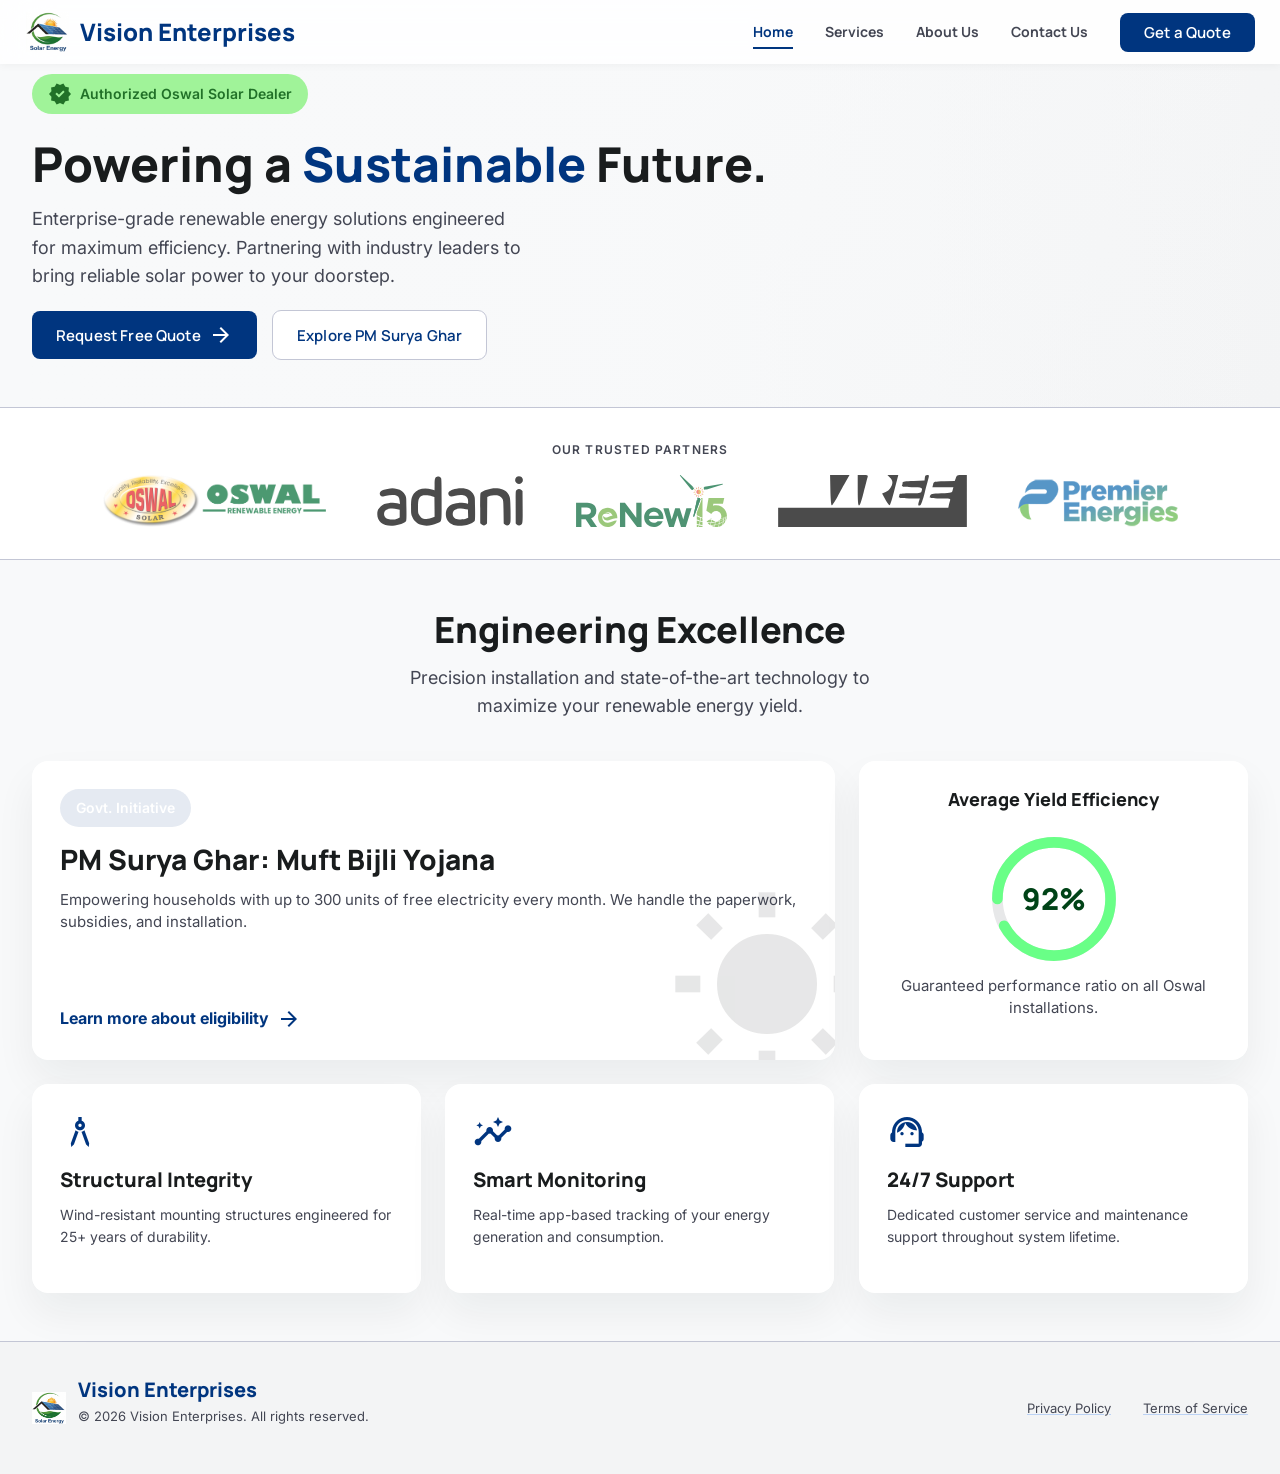
<file: index.html>
<!DOCTYPE html>
<html lang="en">
<head>
  <meta charset="UTF-8">
  <meta name="viewport" content="width=device-width, initial-scale=1.0">
  <title>Solar Panel Installation | PM Surya Ghar Subsidy - Vision Enterprises</title>
  <meta name="description" content="Get expert solar panel installation with PM Surya Ghar subsidy up to ₹78,000. Authorized Oswal Solar dealer in Maharashtra. 300 units free electricity. Free consultation!">
  <meta name="keywords" content="solar panel installation Chhatrapati Sambhajinagar, PM Surya Ghar subsidy, Oswal Solar dealer Maharashtra, rooftop solar installation, solar subsidy ₹78000, 300 units free electricity, Vision Enterprises solar">
  <meta name="author" content="Vision Enterprises">
  <meta name="robots" content="index, follow">
  <meta name="geo.region" content="IN-MH">
  <meta name="geo.placename" content="Chhatrapati Sambhajinagar">
  <meta name="theme-color" content="#00357f">
  <meta name="apple-mobile-web-app-capable" content="yes">

  <!-- Open Graph Tags -->
  <meta property="og:title" content="Solar Solutions | Vision Enterprises - Authorized Oswal Dealer">
  <meta property="og:description" content="Enterprise-grade solar solutions engineered for maximum efficiency. PM Surya Ghar subsidies up to ₹78,000 for eligible households.">
  <meta property="og:type" content="website">
  <meta property="og:url" content="https://visionenterprises.com/">
  <meta property="og:image" content="https://visionenterprises.com/assets/images/company_logo.png">

  <!-- Twitter Card -->
  <meta name="twitter:card" content="summary_large_image">
  <meta name="twitter:title" content="Solar Solutions | Vision Enterprises">
  <meta name="twitter:description" content="Enterprise-grade solar solutions. Government subsidies. 25-year warranty.">
  <meta name="twitter:image" content="https://visionenterprises.com/assets/images/company_logo.png">

  <!-- Canonical URL -->
  <link rel="canonical" href="https://visionenterprises.com/">

  <!-- Favicon -->
  <link rel="icon" type="image/png" sizes="32x32" href="assets/images/company_logo.png">
  <link rel="icon" type="image/png" sizes="16x16" href="assets/images/company_logo.png">
  <link rel="apple-touch-icon" href="assets/images/company_logo.png">

  <!-- Preconnect -->
  <link rel="dns-prefetch" href="//fonts.googleapis.com">
  <link rel="dns-prefetch" href="//fonts.gstatic.com">
  <link rel="preconnect" href="https://fonts.googleapis.com">
  <link rel="preconnect" href="https://fonts.gstatic.com" crossorigin>

  <!-- Prefetch critical pages for instant navigation -->
  <link rel="prefetch" href="services.html" as="document">
  <link rel="prefetch" href="about.html" as="document">
  <link rel="prefetch" href="contact.html" as="document">
  <link rel="prefetch" href="quote.html" as="document">

  <!-- Preload critical resources -->
  <link rel="preload" href="assets/images/company_logo.png" as="image">
  <link rel="preload" href="assets/js/main.js" as="script">

  <!-- Fonts (async loading to prevent render-blocking) -->
  <link href="https://fonts.googleapis.com/css2?family=Manrope:wght@400;700;800&family=Inter:wght@400;500;600&display=swap" rel="stylesheet" media="print" onload="this.media='all'">
  <noscript>
    <link href="https://fonts.googleapis.com/css2?family=Manrope:wght@400;700;800&family=Inter:wght@400;500;600&display=swap" rel="stylesheet">
  </noscript>
  <link href="https://fonts.googleapis.com/css2?family=Material+Symbols+Outlined:wght,FILL@100..700,0..1&display=swap" rel="stylesheet" media="print" onload="this.media='all'">
  <noscript>
    <link href="https://fonts.googleapis.com/css2?family=Material+Symbols+Outlined:wght,FILL@100..700,0..1&display=swap" rel="stylesheet">
  </noscript>

  <!-- CSS (critical CSS inlined, rest deferred) -->
  <link rel="stylesheet" href="assets/css/base.css">
  <link rel="stylesheet" href="assets/css/components.css">
  <link rel="stylesheet" href="assets/css/layout.css">
  <link rel="stylesheet" href="assets/css/responsive.css">
  <link rel="stylesheet" href="assets/css/pages/home.css" media="print" onload="this.media='all'">
  <noscript>
    <link rel="stylesheet" href="assets/css/pages/home.css">
  </noscript>
  
  <!-- Structured Data -->
  <script src="assets/js/structured-data.js" defer></script>
</head>
<body>
  
  
  <!-- Navigation Bar -->
  <nav class="navbar">
    <div class="navbar-container">
      <a href="index.html" class="navbar-logo">
        <img src="assets/images/company_logo.png" alt="Vision Enterprises Logo" width="40" height="40" loading="eager">
        <span>Vision Enterprises</span>
      </a>
      
      <ul class="navbar-menu">
        <li><a href="index.html" class="navbar-link active">Home</a></li>
        <li><a href="services.html" class="navbar-link">Services</a></li>
        <li><a href="about.html" class="navbar-link">About Us</a></li>
        <li><a href="contact.html" class="navbar-link">Contact Us</a></li>
        <li><a href="quote.html" class="btn btn-primary navbar-quote-btn">Get a Quote</a></li>
      </ul>

      <button class="navbar-mobile-toggle" aria-label="Toggle menu">
        <span class="material-symbols-outlined">menu</span>
      </button>
    </div>
  </nav>

  <!-- Main Content -->
  <main id="main-content">
    <!-- Hero Section -->
    <section class="hero">
      <div class="hero-background">
        <div class="hero-overlay"></div>
      </div>
      
      <div class="hero-content">
        <div>
          <div>
            <span class="badge badge-secondary hero-badge">
              <span class="material-symbols-outlined material-symbols-filled">verified</span>
              Authorized Oswal Solar Dealer
            </span>
            
            <h1 class="hero-title">
              Powering a <span class="text-primary">Sustainable</span> Future.
            </h1>
            
            <p class="hero-description">
              Enterprise-grade renewable energy solutions engineered for maximum efficiency. Partnering with industry leaders to bring reliable solar power to your doorstep.
            </p>
            
            <div class="hero-buttons">
              <a href="quote.html" class="btn btn-primary">
                Request Free Quote
                <span class="material-symbols-outlined">arrow_forward</span>
              </a>
              <a href="services.html#pm-surya-ghar" class="btn btn-outline">
                Explore PM Surya Ghar
              </a>
            </div>
          </div>
        </div>
      </div>
    </section>

    <!-- Trusted Partners Section -->
    <section class="partners-section">
      <div class="container">
        <p class="partners-title">
          Our Trusted Partners
        </p>
        
        <div class="partners-grid">
          <img src="assets/images/oswal.png" alt="Oswal Solar - Authorized Dealer Partner" class="partner-logo" width="120" height="52" loading="lazy">
          <img src="assets/images/adani.svg" alt="Adani Solar Partner" class="partner-logo" width="120" height="52" loading="lazy">
          <img src="assets/images/renew.svg" alt="ReNew Power Partner" class="partner-logo" width="120" height="52" loading="lazy">
          <img src="assets/images/waaree.svg" alt="Waaree Energies Partner" class="partner-logo" width="120" height="52" loading="lazy">
          <img src="assets/images/premier.png" alt="Premier Energies Partner" class="partner-logo" width="120" height="52" loading="lazy">
        </div>
      </div>
    </section>

    <!-- Bento Grid: Expertise & Schemes -->
    <section class="section">
      <div class="container">
        <div class="text-center mb-xl">
           <h2>Engineering Excellence</h2>
           <p class="section-subtitle">
             Precision installation and state-of-the-art technology to maximize your renewable energy yield.
           </p>
        </div>

        <div class="bento-grid">
          <!-- PM Surya Ghar Glass Card -->
          <div class="bento-item bento-item-large bento-glass glass-card">
            <div class="bento-bg-icon">
              <span class="material-symbols-outlined material-symbols-filled">wb_sunny</span>
            </div>
            
            <div class="bento-content">
              <div class="badge badge-primary bento-badge">Govt. Initiative</div>
              <h3>PM Surya Ghar: Muft Bijli Yojana</h3>
               <p class="efficiency-description">
                 Empowering households with up to 300 units of free electricity every month. We handle the paperwork, subsidies, and installation.
               </p>
            </div>
            
            <a href="services.html#pm-surya-ghar" class="bento-link">
              Learn more about eligibility
              <span class="material-symbols-outlined">arrow_forward</span>
            </a>
          </div>

          <!-- Efficiency Gauge Glass Card -->
          <div class="bento-item efficiency-gauge-card bento-glass glass-card">
            <h4 class="efficiency-gauge-title">Average Yield Efficiency</h4>
            
            <div class="efficiency-gauge">
              <svg viewBox="0 0 36 36">
                <path class="efficiency-gauge-track" d="M18 2.0845 a 15.9155 15.9155 0 0 1 0 31.831 a 15.9155 15.9155 0 0 1 0 -31.831" />
                <path class="efficiency-gauge-progress" d="M18 2.0845 a 15.9155 15.9155 0 0 1 0 31.831 a 15.9155 15.9155 0 0 1 0 -31.831" />
              </svg>
              <div class="efficiency-gauge-value">92%</div>
            </div>
            
            <p class="efficiency-description">
              Guaranteed performance ratio on all Oswal installations.
            </p>
          </div>

          <!-- Technical Expertise -->
          <div class="bento-item">
            <div>
              <span class="material-symbols-outlined material-symbols-filled bento-feature-icon">architecture</span>
              <h3 class="bento-feature-title">Structural Integrity</h3>
              <p class="bento-feature-description">
                Wind-resistant mounting structures engineered for 25+ years of durability.
              </p>
            </div>
          </div>

          <!-- Smart Monitoring -->
          <div class="bento-item">
            <div>
              <span class="material-symbols-outlined material-symbols-filled bento-feature-icon">insights</span>
              <h3 class="bento-feature-title">Smart Monitoring</h3>
              <p class="bento-feature-description">
                Real-time app-based tracking of your energy generation and consumption.
              </p>
            </div>
          </div>

          <!-- 24/7 Support -->
          <div class="bento-item">
            <div>
              <span class="material-symbols-outlined material-symbols-filled bento-feature-icon">support_agent</span>
              <h3 class="bento-feature-title">24/7 Support</h3>
              <p class="bento-feature-description">
                Dedicated customer service and maintenance support throughout system lifetime.
              </p>
            </div>
          </div>
        </div>
      </div>
    </section>
  </main>

  <!-- Footer -->
  <footer class="footer">
    <div class="footer-container">
      <div class="footer-brand-section">
        <img src="assets/images/company_logo.png" alt="Vision Enterprises Logo" width="32" height="32" loading="lazy" class="footer-logo">
        <div>
          <div class="footer-brand">Vision Enterprises</div>
          <p class="footer-copyright">© 2026 Vision Enterprises. All rights reserved.</p>
        </div>
      </div>
      
      <ul class="footer-links">
        <li><a href="privacy-policy.html" class="footer-link">Privacy Policy</a></li>
        <li><a href="terms-of-service.html" class="footer-link">Terms of Service</a></li>
      </ul>
    </div>
  </footer>

  <script src="assets/js/main.js"></script>
</body>
</html>
</file>
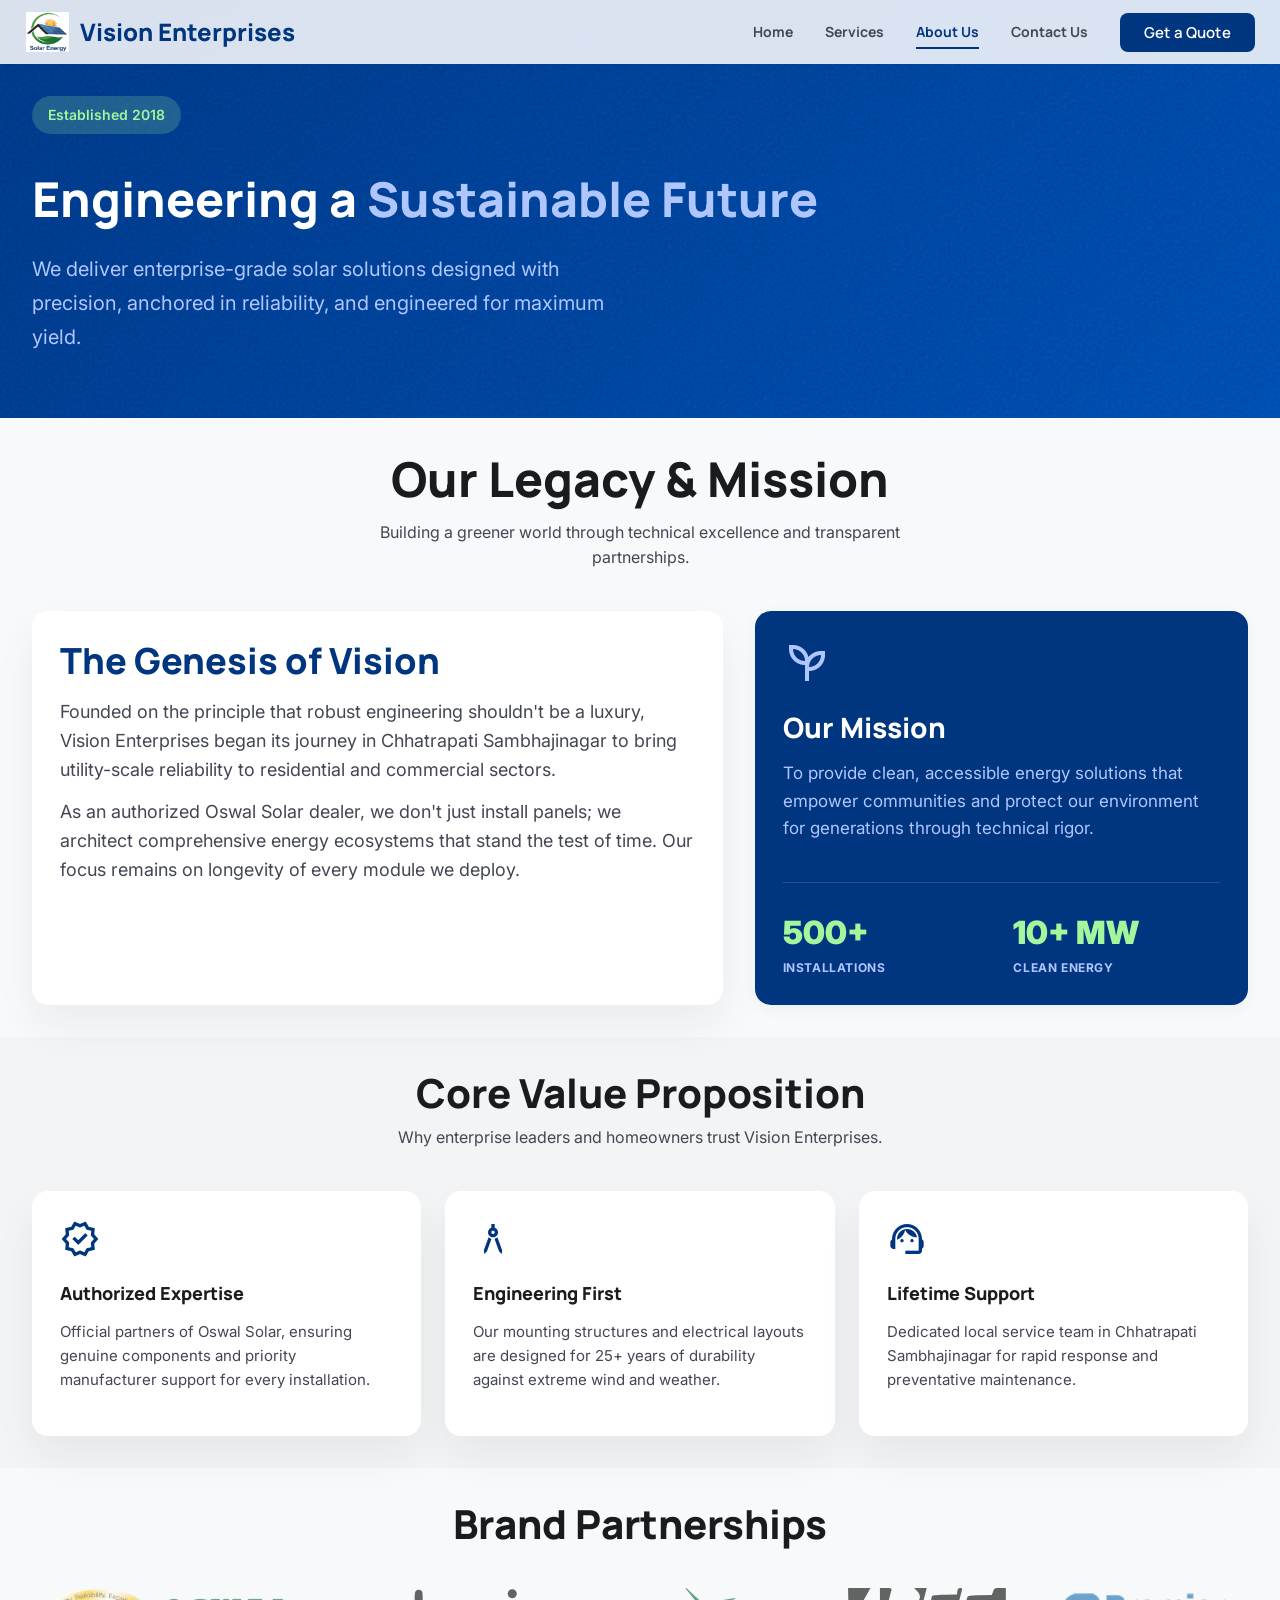
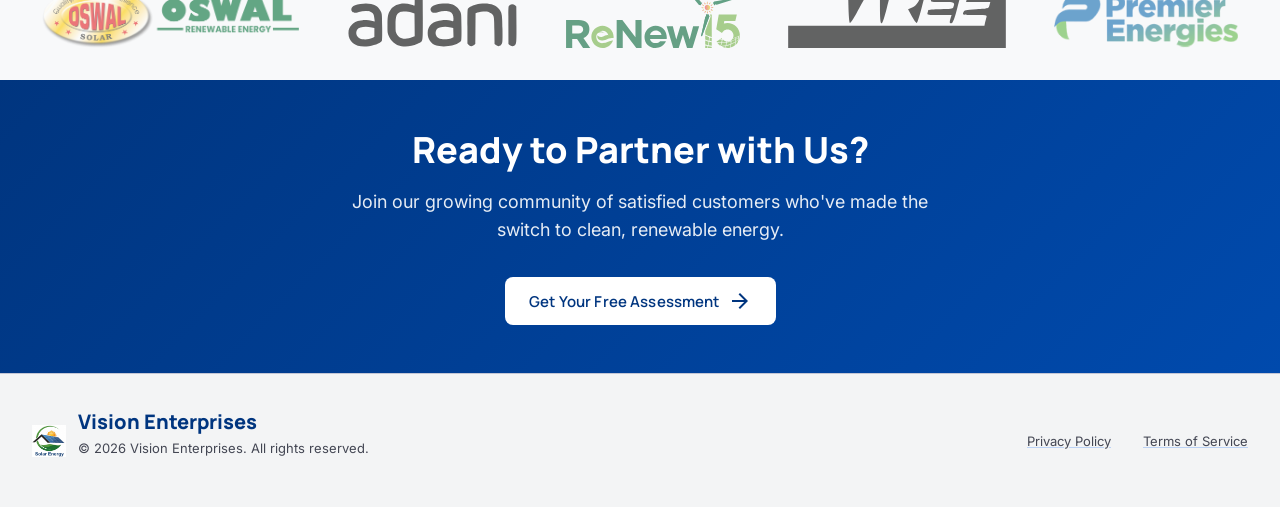
<file: about.html>
<!DOCTYPE html>
<html lang="en">
<head>
  <meta charset="UTF-8">
  <meta name="viewport" content="width=device-width, initial-scale=1.0">
   <title>About Vision Enterprises | Trusted Solar Installer Maharashtra</title>
   <meta name="description" content="Vision Enterprises: Authorized Oswal Solar dealer in Maharashtra with 500+ installations. Expert solar installation, 25-year warranty & PM Surya Ghar subsidy specialists.">
   <meta name="keywords" content="Vision Enterprises Maharashtra, authorized Oswal dealer Maharashtra, solar installation experts Chhatrapati Sambhajinagar, PM Surya Ghar subsidy assistance, solar company Maharashtra">
  <meta name="author" content="Vision Enterprises">
  <meta name="robots" content="index, follow">
  <meta name="theme-color" content="#00357f">
  <meta property="og:title" content="About Vision Enterprises | Solar Experts Since 2018">
  <meta property="og:description" content="500+ installations. 10+ MW clean energy. Trusted Oswal Solar dealer.">
  <meta property="og:type" content="website">
  <meta property="og:url" content="https://visionenterprises.com/about.html">
  <meta name="twitter:card" content="summary">
  <link rel="canonical" href="https://visionenterprises.com/about.html">

  <link rel="dns-prefetch" href="//fonts.googleapis.com">
  <link rel="dns-prefetch" href="//fonts.gstatic.com">
  <link rel="preconnect" href="https://fonts.googleapis.com">
  <link rel="preconnect" href="https://fonts.gstatic.com" crossorigin>

  <!-- Favicon -->
  <link rel="icon" type="image/png" sizes="32x32" href="assets/images/company_logo.png">
  <link rel="icon" type="image/png" sizes="16x16" href="assets/images/company_logo.png">
  <link rel="apple-touch-icon" href="assets/images/company_logo.png">

  <link rel="preload" href="assets/images/company_logo.png" as="image">

  <!-- Fonts (async loading) -->
  <link href="https://fonts.googleapis.com/css2?family=Manrope:wght@400;500;700;800&family=Inter:wght@400;500;600;700&display=swap" rel="stylesheet" media="print" onload="this.media='all'">
  <noscript>
    <link href="https://fonts.googleapis.com/css2?family=Manrope:wght@400;500;700;800&family=Inter:wght@400;500;600;700&display=swap" rel="stylesheet">
  </noscript>
  <link href="https://fonts.googleapis.com/css2?family=Material+Symbols+Outlined:wght,FILL@100..700,0..1&display=swap" rel="stylesheet" media="print" onload="this.media='all'">
  <noscript>
    <link href="https://fonts.googleapis.com/css2?family=Material+Symbols+Outlined:wght,FILL@100..700,0..1&display=swap" rel="stylesheet">
  </noscript>

  <!-- CSS -->
  <link rel="stylesheet" href="assets/css/base.css">
  <link rel="stylesheet" href="assets/css/components.css">
   <link rel="stylesheet" href="assets/css/layout.css">
   <link rel="stylesheet" href="assets/css/responsive.css">
   <link rel="stylesheet" href="assets/css/pages/about.css" media="print" onload="this.media='all'">
   <noscript>
    <link rel="stylesheet" href="assets/css/pages/about.css">
   </noscript>
    <!-- Structured Data -->
    <script src="assets/js/about-structured-data.js" defer></script>
</head>
<body>
  
  
  <nav class="navbar">
    <div class="navbar-container">
      <a href="index.html" class="navbar-logo">
        <img src="assets/images/company_logo.png" alt="Vision Enterprises Logo" width="40" height="40" loading="eager">
        <span>Vision Enterprises</span>
      </a>
      <ul class="navbar-menu">
        <li><a href="index.html" class="navbar-link">Home</a></li>
        <li><a href="services.html" class="navbar-link">Services</a></li>
        <li><a href="about.html" class="navbar-link active">About Us</a></li>
        <li><a href="contact.html" class="navbar-link">Contact Us</a></li>
        <li><a href="quote.html" class="btn btn-primary navbar-quote-btn">Get a Quote</a></li>
      </ul>
      <button class="navbar-mobile-toggle" aria-label="Toggle menu">
        <span class="material-symbols-outlined">menu</span>
      </button>
    </div>
  </nav>

  <main id="main-content">
    <!-- Hero -->
    <section class="about-hero">
      <div class="container">
        <span class="badge badge-secondary about-badge">Established 2018</span>
        <h1 class="about-hero-title">
          Engineering a <span>Sustainable Future</span>
        </h1>
        <p class="about-hero-description">
          We deliver enterprise-grade solar solutions designed with precision, anchored in reliability, and engineered for maximum yield.
        </p>
      </div>
    </section>

    <!-- Legacy & Mission -->
    <section class="legacy-section">
      <div class="container">
        <div class="legacy-header">
          <h2 class="legacy-title">Our Legacy & Mission</h2>
          <p class="legacy-subtitle">Building a greener world through technical excellence and transparent partnerships.</p>
        </div>

        <div class="legacy-grid">
          <div class="legacy-story-card">
            <div class="legacy-story-icon">
              <span class="material-symbols-outlined material-symbols-filled">solar_power</span>
            </div>
            <div class="legacy-story-content">
              <h3 class="legacy-story-title">The Genesis of Vision</h3>
              <p class="legacy-story-paragraph">
                Founded on the principle that robust engineering shouldn't be a luxury, Vision Enterprises began its journey in Chhatrapati Sambhajinagar to bring utility-scale reliability to residential and commercial sectors.
              </p>
              <p class="legacy-story-paragraph">
                As an authorized Oswal Solar dealer, we don't just install panels; we architect comprehensive energy ecosystems that stand the test of time. Our focus remains on longevity of every module we deploy.
              </p>
            </div>
          </div>

          <div class="mission-card">
            <span class="mission-icon material-symbols-outlined">psychiatry</span>
            <h3 class="mission-title">Our Mission</h3>
            <p class="mission-description">
              To provide clean, accessible energy solutions that empower communities and protect our environment for generations through technical rigor.
            </p>

            <div class="mission-stats">
              <div class="mission-stat">
                <div class="mission-stat-value">500+</div>
                <div class="mission-stat-label">Installations</div>
              </div>
              <div class="mission-stat">
                <div class="mission-stat-value">10+ MW</div>
                <div class="mission-stat-label">Clean Energy</div>
              </div>
            </div>
          </div>
        </div>
      </div>
    </section>

    <!-- Core Values -->
    <section class="values-section">
      <div class="container">
        <div class="values-header">
          <h2 class="values-title">Core Value Proposition</h2>
          <p class="values-subtitle">Why enterprise leaders and homeowners trust Vision Enterprises.</p>
        </div>

        <div class="values-grid">
          <div class="value-card">
            <span class="material-symbols-outlined value-icon">verified</span>
            <h3 class="value-title">Authorized Expertise</h3>
            <p class="value-description">Official partners of Oswal Solar, ensuring genuine components and priority manufacturer support for every installation.</p>
          </div>

          <div class="value-card">
            <span class="material-symbols-outlined value-icon">architecture</span>
            <h3 class="value-title">Engineering First</h3>
            <p class="value-description">Our mounting structures and electrical layouts are designed for 25+ years of durability against extreme wind and weather.</p>
          </div>

          <div class="value-card">
            <span class="material-symbols-outlined value-icon">support_agent</span>
            <h3 class="value-title">Lifetime Support</h3>
            <p class="value-description">Dedicated local service team in Chhatrapati Sambhajinagar for rapid response and preventative maintenance.</p>
          </div>
        </div>
      </div>
    </section>

    <!-- Brand Partnerships -->
    <section class="partnerships-section">
      <div class="container">
        <div class="partnerships-header">
          <h2 class="partnerships-title">Brand Partnerships</h2>
        </div>

        <div class="partnership-grid">
          <img src="assets/images/oswal.png" alt="OSWAL Solar" class="partnership-logo" width="120" height="60" loading="lazy">
          <img src="assets/images/adani.svg" alt="Adani Solar" class="partnership-logo" width="120" height="60" loading="lazy">
          <img src="assets/images/renew.svg" alt="ReNew Power" class="partnership-logo" width="120" height="60" loading="lazy">
          <img src="assets/images/waaree.svg" alt="Waaree Energies" class="partnership-logo" width="120" height="60" loading="lazy">
          <img src="assets/images/premier.png" alt="Premier Energies" class="partnership-logo" width="120" height="60" loading="lazy">
        </div>
      </div>
    </section>

     <!-- CTA -->
     <section class="cta-section">
       <div class="container">
         <h2>Ready to Partner with Us?</h2>
         <p>
           Join our growing community of satisfied customers who've made the switch to clean, renewable energy.
         </p>
         <a href="quote.html" class="btn">
           Get Your Free Assessment
           <span class="material-symbols-outlined">arrow_forward</span>
         </a>
       </div>
     </section>
  </main>

  <footer class="footer">
    <div class="footer-container">
      <div class="footer-brand-section">
        <img src="assets/images/company_logo.png" alt="Vision Enterprises Logo" width="32" height="32" loading="lazy" class="footer-logo">
        <div>
          <div class="footer-brand">Vision Enterprises</div>
          <p class="footer-copyright">© 2026 Vision Enterprises. All rights reserved.</p>
        </div>
      </div>
      <ul class="footer-links">
        <li><a href="privacy-policy.html" class="footer-link">Privacy Policy</a></li>
        <li><a href="terms-of-service.html" class="footer-link">Terms of Service</a></li>
      </ul>
    </div>
  </footer>

  <script src="assets/js/main.js"></script>
</body>
</html>
</file>
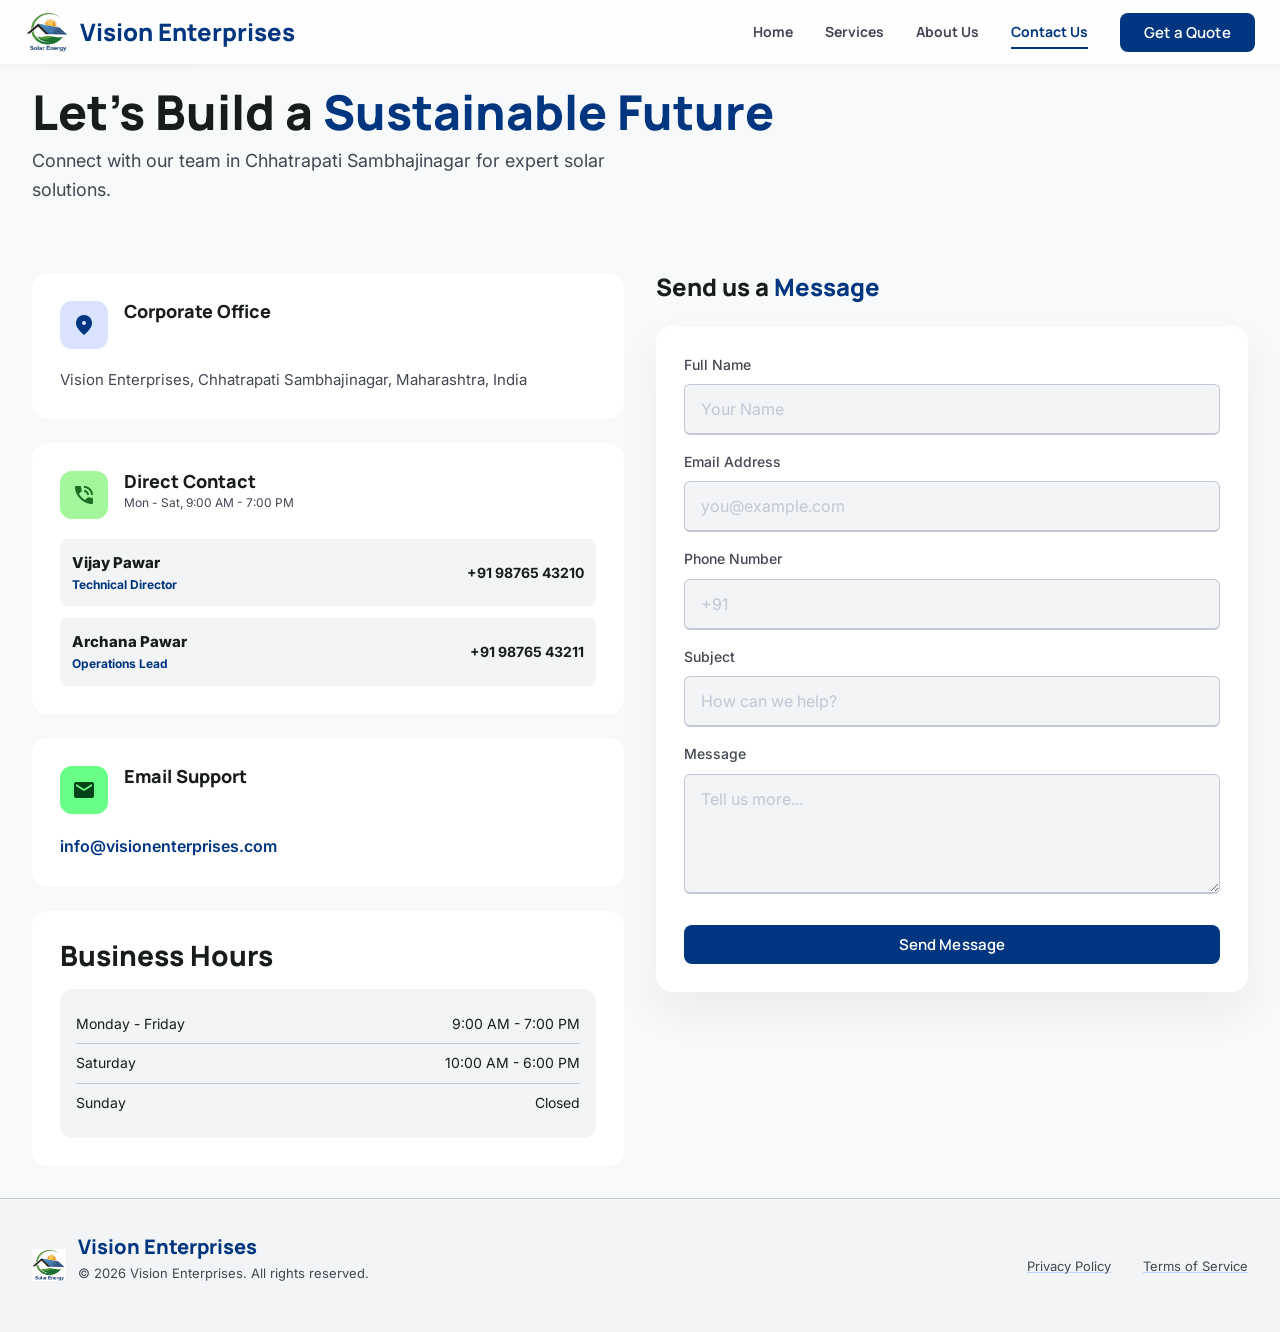
<file: contact.html>
<!DOCTYPE html>
<html lang="en">
<head>
  <meta charset="UTF-8">
  <meta name="viewport" content="width=device-width, initial-scale=1.0">
  <title>Contact Vision Enterprises | Solar Quotes & Support</title>
  <meta name="description" content="Contact Vision Enterprises for free solar quotes in Maharashtra. PM Surya Ghar subsidy experts. Call now or request a quote online. Quick response!">
  <meta name="keywords" content="contact solar company, solar experts Chhatrapati Sambhajinagar, solar quote, Vision Enterprises contact">
  <meta name="author" content="Vision Enterprises">
  <meta name="robots" content="index, follow">
  <meta name="theme-color" content="#00357f">
  <meta property="og:title" content="Contact Vision Enterprises | Solar Experts">
  <meta property="og:description" content="Expert solar support in Chhatrapati Sambhajinagar. Free consultation and quotes available.">
  <meta property="og:type" content="website">
  <meta property="og:url" content="https://visionenterprises.com/contact.html">
  <meta name="twitter:card" content="summary">
  <link rel="canonical" href="https://visionenterprises.com/contact.html">

  <link rel="dns-prefetch" href="//fonts.googleapis.com">
  <link rel="dns-prefetch" href="//fonts.gstatic.com">
  <link rel="preconnect" href="https://fonts.googleapis.com">
  <link rel="preconnect" href="https://fonts.gstatic.com" crossorigin>

  <!-- Favicon -->
  <link rel="icon" type="image/png" sizes="32x32" href="assets/images/company_logo.png">
  <link rel="icon" type="image/png" sizes="16x16" href="assets/images/company_logo.png">
  <link rel="apple-touch-icon" href="assets/images/company_logo.png">

  <link rel="preload" href="assets/images/company_logo.png" as="image">

  <!-- Fonts (async loading) -->
  <link href="https://fonts.googleapis.com/css2?family=Manrope:wght@400;700;800;900&family=Inter:wght@400;500;600;700&display=swap" rel="stylesheet" media="print" onload="this.media='all'">
  <noscript>
    <link href="https://fonts.googleapis.com/css2?family=Manrope:wght@400;700;800;900&family=Inter:wght@400;500;600;700&display=swap" rel="stylesheet">
  </noscript>
  <link href="https://fonts.googleapis.com/css2?family=Material+Symbols+Outlined:wght,FILL@100..700,0..1&display=swap" rel="stylesheet" media="print" onload="this.media='all'">
  <noscript>
    <link href="https://fonts.googleapis.com/css2?family=Material+Symbols+Outlined:wght,FILL@100..700,0..1&display=swap" rel="stylesheet">
  </noscript>

  <!-- CSS -->
  <link rel="stylesheet" href="assets/css/base.css">
  <link rel="stylesheet" href="assets/css/components.css">
  <link rel="stylesheet" href="assets/css/layout.css">
  <link rel="stylesheet" href="assets/css/responsive.css">
  <link rel="stylesheet" href="assets/css/pages/contact.css" media="print" onload="this.media='all'">
  <noscript>
    <link rel="stylesheet" href="assets/css/pages/contact.css">
  </noscript>
</head>
<body>
  
  
  <nav class="navbar">
    <div class="navbar-container">
      <a href="index.html" class="navbar-logo">
        <img src="assets/images/company_logo.png" alt="Vision Enterprises Logo" width="40" height="40" loading="eager">
        <span>Vision Enterprises</span>
      </a>
      <ul class="navbar-menu">
        <li><a href="index.html" class="navbar-link">Home</a></li>
        <li><a href="services.html" class="navbar-link">Services</a></li>
        <li><a href="about.html" class="navbar-link">About Us</a></li>
        <li><a href="contact.html" class="navbar-link active">Contact Us</a></li>
        <li><a href="quote.html" class="btn btn-primary navbar-quote-btn">Get a Quote</a></li>
      </ul>
      <button class="navbar-mobile-toggle" aria-label="Toggle menu">
        <span class="material-symbols-outlined">menu</span>
      </button>
    </div>
  </nav>

  <main id="main-content">
    <header class="contact-header">
      <div class="container">
        <span class="badge badge-primary contact-badge">Contact Engineering</span>
        <h1 class="contact-title">Let's Build a <span class="text-primary">Sustainable Future</span></h1>
        <p class="contact-subtitle">Connect with our team in Chhatrapati Sambhajinagar for expert solar solutions.</p>
      </div>
    </header>

    <section class="contact-section">
      <div class="container">
        <div class="contact-grid">
          <div class="contact-info-column">
            <!-- Corporate Office -->
            <div class="contact-card">
              <div class="contact-card-header">
                <div class="contact-card-icon location">
                  <span class="material-symbols-outlined material-symbols-filled">location_on</span>
                </div>
                <div>
                  <h3 class="contact-card-title">Corporate Office</h3>
                </div>
              </div>
              <p class="contact-info-text">
                Vision Enterprises, Chhatrapati Sambhajinagar, Maharashtra, India
              </p>
            </div>

            <!-- Direct Contact -->
            <div class="contact-card">
              <div class="contact-card-header">
                <div class="contact-card-icon phone">
                  <span class="material-symbols-outlined material-symbols-filled">phone_in_talk</span>
                </div>
                <div>
                  <h3 class="contact-card-title">Direct Contact</h3>
                  <p class="contact-card-subtitle">Mon - Sat, 9:00 AM - 7:00 PM</p>
                </div>
              </div>

               <div class="contact-person-list">
                 <div class="contact-person">
                   <div class="contact-person-info">
                     <div class="contact-person-name">Vijay Pawar</div>
                     <div class="contact-person-title">Technical Director</div>
                   </div>
                   <a href="tel:+919876543210" class="contact-person-link">+91 98765 43210</a>
                 </div>
                 <div class="contact-person">
                   <div class="contact-person-info">
                     <div class="contact-person-name">Archana Pawar</div>
                     <div class="contact-person-title">Operations Lead</div>
                   </div>
                   <a href="tel:+919876543211" class="contact-person-link">+91 98765 43211</a>
                 </div>
               </div>
            </div>

            <!-- Email -->
            <div class="contact-card">
              <div class="contact-card-header">
                <div class="contact-card-icon email">
                  <span class="material-symbols-outlined material-symbols-filled">mail</span>
                </div>
                <div>
                  <h3 class="contact-card-title">Email Support</h3>
                </div>
              </div>
               <a href="mailto:info@visionenterprises.com" class="email-link">info@visionenterprises.com</a>
            </div>

             <!-- Hours -->
             <div class="contact-card">
               <h3 class="business-hours" style="margin-bottom: 1rem;">Business Hours</h3>
               <div class="contact-hours">
                <div class="hours-day">
                  <span>Monday - Friday</span>
                  <span>9:00 AM - 7:00 PM</span>
                </div>
                <div class="hours-day">
                  <span>Saturday</span>
                  <span>10:00 AM - 6:00 PM</span>
                </div>
                <div class="hours-day">
                  <span>Sunday</span>
                  <span>Closed</span>
                </div>
              </div>
            </div>
          </div>

          <!-- Contact Form -->
          <div class="contact-form-column">
            <h2 class="contact-form-title">Send us a <span class="text-primary">Message</span></h2>
            <form class="contact-form">
              <div class="form-group">
                <label class="form-label" for="name">Full Name</label>
                <input type="text" id="name" class="form-input" placeholder="Your Name" required>
              </div>

              <div class="form-group">
                <label class="form-label" for="email">Email Address</label>
                <input type="email" id="email" class="form-input" placeholder="you@example.com" required>
              </div>

              <div class="form-group">
                <label class="form-label" for="phone">Phone Number</label>
                <input type="tel" id="phone" class="form-input" placeholder="+91" required>
              </div>

              <div class="form-group">
                <label class="form-label" for="subject">Subject</label>
                <input type="text" id="subject" class="form-input" placeholder="How can we help?" required>
              </div>

              <div class="form-group">
                <label class="form-label" for="message">Message</label>
                <textarea id="message" class="form-textarea" placeholder="Tell us more..." required></textarea>
              </div>

              <div class="form-actions">
                <button type="submit" class="btn btn-primary btn-full">Send Message</button>
              </div>
            </form>
          </div>
        </div>
      </div>
    </section>
  </main>

  <footer class="footer">
    <div class="footer-container">
      <div class="footer-brand-section">
        <img src="assets/images/company_logo.png" alt="Vision Enterprises Logo" width="32" height="32" loading="lazy" class="footer-logo">
        <div>
          <div class="footer-brand">Vision Enterprises</div>
          <p class="footer-copyright">© 2026 Vision Enterprises. All rights reserved.</p>
        </div>
      </div>
      <ul class="footer-links">
        <li><a href="privacy-policy.html" class="footer-link">Privacy Policy</a></li>
        <li><a href="terms-of-service.html" class="footer-link">Terms of Service</a></li>
      </ul>
    </div>
  </footer>

  <script src="assets/js/main.js"></script>
</body>
</html>
</file>
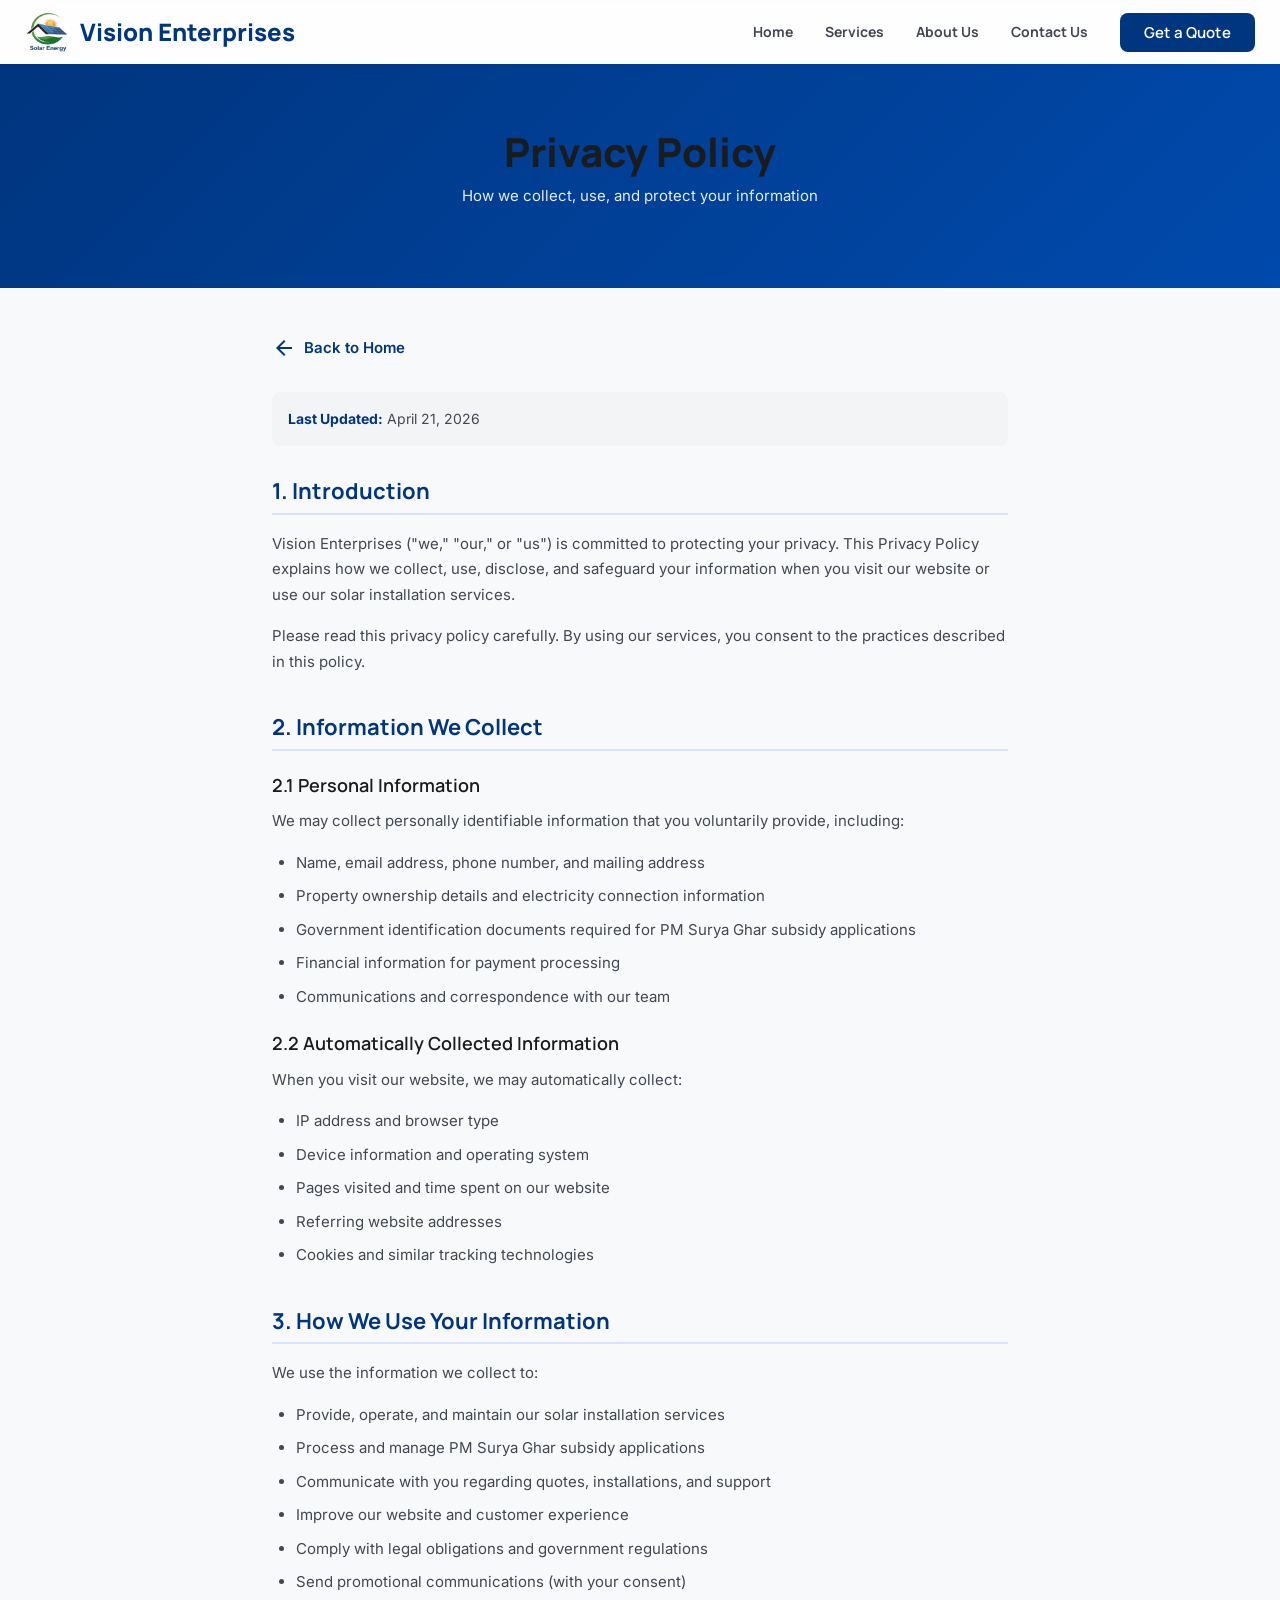
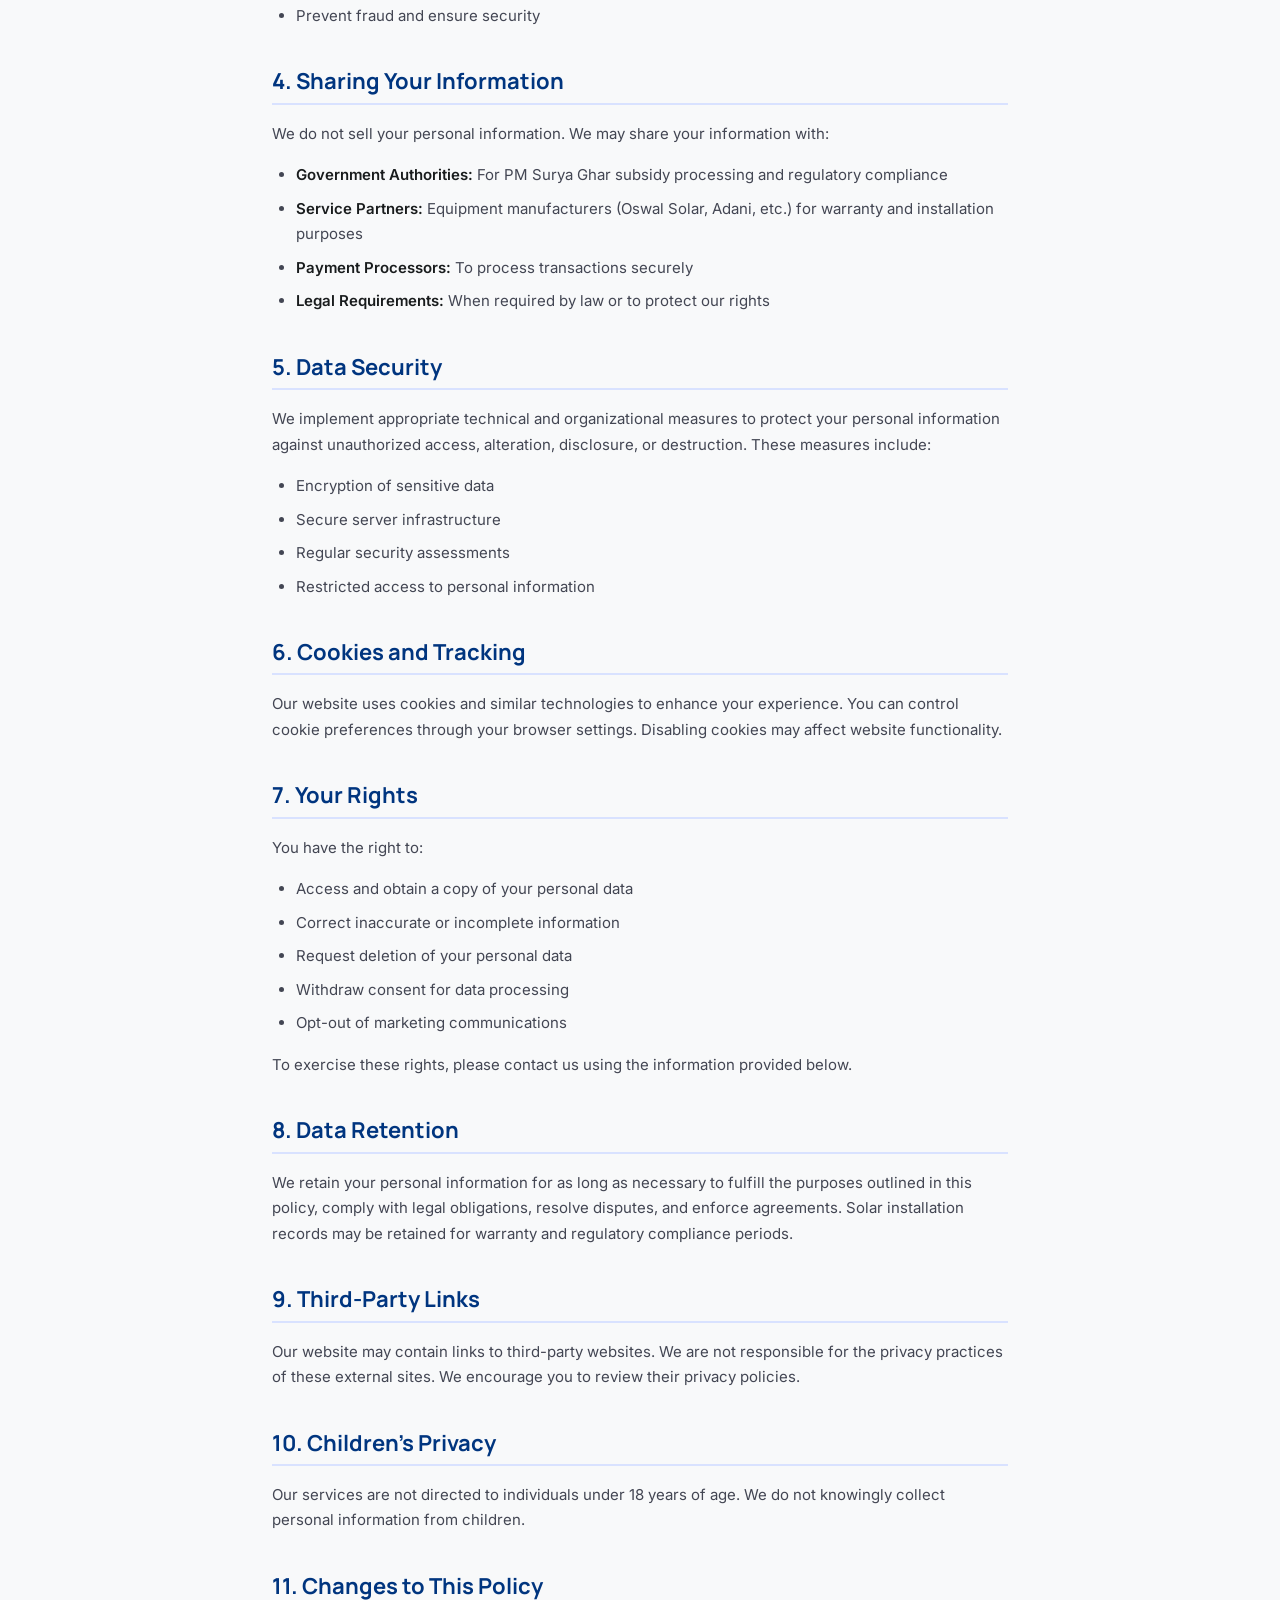
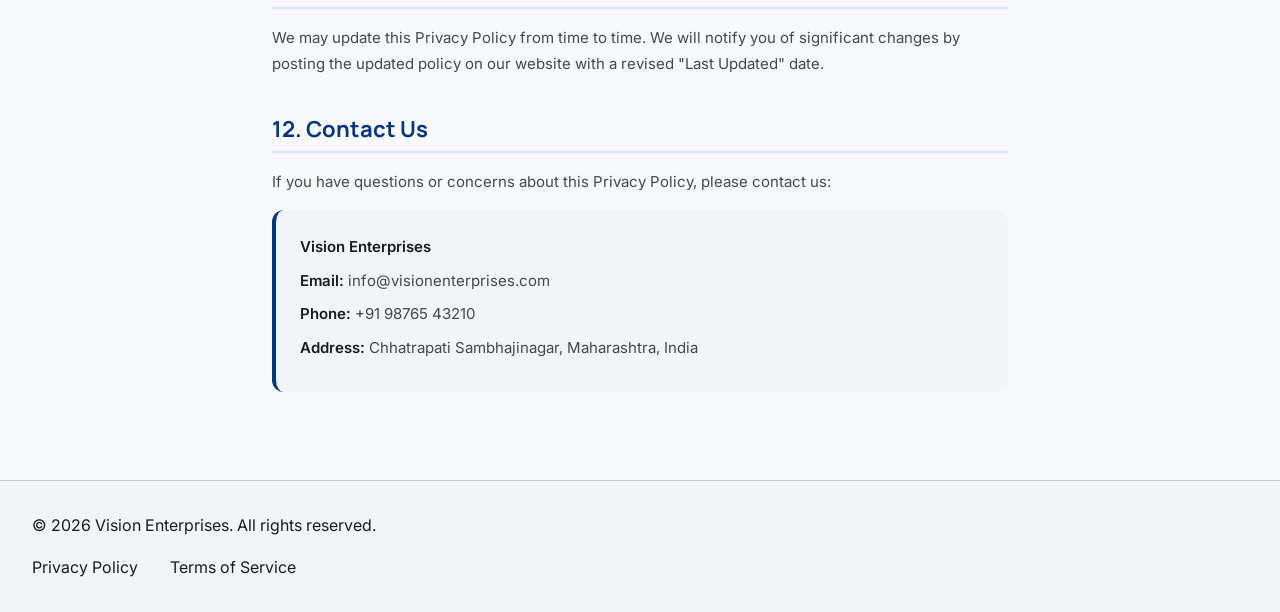
<file: privacy-policy.html>
<!DOCTYPE html>
<html lang="en">
<head>
  <meta charset="UTF-8">
  <meta name="viewport" content="width=device-width, initial-scale=1.0">
  <title>Privacy Policy | Vision Enterprises - Solar Solutions</title>
  <meta name="description" content="Privacy Policy for Vision Enterprises. Learn how we collect, use, and protect your personal information when you use our solar installation services.">
  <meta name="robots" content="noindex, follow">
  <meta name="theme-color" content="#00357f">
  
  <!-- Favicon -->
  <link rel="icon" type="image/png" sizes="32x32" href="assets/images/company_logo.png">
  <link rel="icon" type="image/png" sizes="16x16" href="assets/images/company_logo.png">
  <link rel="apple-touch-icon" href="assets/images/company_logo.png">
  
  <!-- Preconnect -->
  <link rel="dns-prefetch" href="//fonts.googleapis.com">
  <link rel="dns-prefetch" href="//fonts.gstatic.com">
  <link rel="preconnect" href="https://fonts.googleapis.com">
  <link rel="preconnect" href="https://fonts.gstatic.com" crossorigin>
  
  <!-- Fonts -->
  <link href="https://fonts.googleapis.com/css2?family=Manrope:wght@400;500;600;700;800&family=Inter:wght@400;500;600&display=swap" rel="stylesheet" media="print" onload="this.media='all'">
  <noscript>
    <link href="https://fonts.googleapis.com/css2?family=Manrope:wght@400;500;600;700;800&family=Inter:wght@400;500;600&display=swap" rel="stylesheet">
  </noscript>
  <link href="https://fonts.googleapis.com/css2?family=Material+Symbols+Outlined:wght,FILL@100..700,0..1&display=swap" rel="stylesheet" media="print" onload="this.media='all'">
  <noscript>
    <link href="https://fonts.googleapis.com/css2?family=Material+Symbols+Outlined:wght,FILL@100..700,0..1&display=swap" rel="stylesheet">
  </noscript>
  
  <!-- CSS -->
  <link rel="stylesheet" href="assets/css/base.css">
  <link rel="stylesheet" href="assets/css/components.css">
  <link rel="stylesheet" href="assets/css/layout.css">
  <link rel="stylesheet" href="assets/css/responsive.css">
  
  <style>
    .legal-page {
      padding-top: var(--navbar-height);
      min-height: 100vh;
    }
    
    .legal-header {
      background: linear-gradient(135deg, var(--primary) 0%, var(--primary-container) 100%);
      color: var(--on-primary);
      padding: clamp(2rem, 5vw, 4rem) 0;
      text-align: center;
    }
    
    .legal-header h1 {
      font-size: clamp(1.75rem, 4vw, 2.5rem);
      font-weight: 800;
      margin-bottom: 0.5rem;
    }
    
    .legal-header p {
      font-size: 0.9375rem;
      opacity: 0.9;
    }
    
    .legal-content {
      max-width: 800px;
      margin: 0 auto;
      padding: clamp(2rem, 5vw, 3rem) var(--container-padding);
    }
    
    .legal-section {
      margin-bottom: 2.5rem;
    }
    
    .legal-section h2 {
      font-size: 1.375rem;
      font-weight: 700;
      color: var(--primary);
      margin-bottom: 1rem;
      padding-bottom: 0.5rem;
      border-bottom: 2px solid var(--primary-fixed);
    }
    
    .legal-section h3 {
      font-size: 1.125rem;
      font-weight: 600;
      color: var(--on-surface);
      margin-top: 1.5rem;
      margin-bottom: 0.75rem;
    }
    
    .legal-section p {
      font-size: 0.9375rem;
      line-height: 1.7;
      color: var(--on-surface-variant);
      margin-bottom: 1rem;
    }
    
    .legal-section ul {
      margin-left: 1.5rem;
      margin-bottom: 1rem;
    }
    
    .legal-section li {
      font-size: 0.9375rem;
      line-height: 1.7;
      color: var(--on-surface-variant);
      margin-bottom: 0.5rem;
    }
    
    .legal-section strong {
      color: var(--on-surface);
      font-weight: 600;
    }
    
    .last-updated {
      background-color: var(--surface-container-low);
      padding: 1rem;
      border-radius: var(--radius-md);
      margin-bottom: 2rem;
      font-size: 0.875rem;
      color: var(--on-surface-variant);
    }
    
    .last-updated strong {
      color: var(--primary);
    }
    
    .legal-back-link {
      display: inline-flex;
      align-items: center;
      gap: 0.5rem;
      color: var(--primary);
      text-decoration: none;
      font-weight: 600;
      font-size: 0.9375rem;
      margin-bottom: 2rem;
      transition: gap 0.2s ease;
    }
    
    .legal-back-link:hover {
      gap: 0.75rem;
    }
    
    .contact-info-box {
      background-color: var(--surface-container-low);
      padding: 1.5rem;
      border-radius: var(--radius-lg);
      border-left: 4px solid var(--primary);
    }
    
    .contact-info-box p {
      margin-bottom: 0.5rem;
    }
  </style>
</head>
<body>
  <!-- Navigation -->
  <nav class="navbar">
    <div class="navbar-container">
      <a href="index.html" class="navbar-logo">
        <img src="assets/images/company_logo.png" alt="Vision Enterprises Logo" width="40" height="40" loading="eager">
        <span>Vision Enterprises</span>
      </a>
      
      <ul class="navbar-menu">
        <li><a href="index.html" class="navbar-link">Home</a></li>
        <li><a href="services.html" class="navbar-link">Services</a></li>
        <li><a href="about.html" class="navbar-link">About Us</a></li>
        <li><a href="contact.html" class="navbar-link">Contact Us</a></li>
        <li><a href="quote.html" class="btn btn-primary navbar-quote-btn">Get a Quote</a></li>
      </ul>

      <button class="navbar-mobile-toggle" aria-label="Toggle menu">
        <span class="material-symbols-outlined">menu</span>
      </button>
    </div>
  </nav>

  <!-- Main Content -->
  <main class="legal-page" id="main-content">
    <div class="legal-header">
      <div class="container">
        <h1>Privacy Policy</h1>
        <p>How we collect, use, and protect your information</p>
      </div>
    </div>

    <div class="legal-content">
      <a href="index.html" class="legal-back-link">
        <span class="material-symbols-outlined">arrow_back</span>
        Back to Home
      </a>
      
      <div class="last-updated">
        <strong>Last Updated:</strong> April 21, 2026
      </div>

      <div class="legal-section">
        <h2>1. Introduction</h2>
        <p>Vision Enterprises ("we," "our," or "us") is committed to protecting your privacy. This Privacy Policy explains how we collect, use, disclose, and safeguard your information when you visit our website or use our solar installation services.</p>
        <p>Please read this privacy policy carefully. By using our services, you consent to the practices described in this policy.</p>
      </div>

      <div class="legal-section">
        <h2>2. Information We Collect</h2>
        
        <h3>2.1 Personal Information</h3>
        <p>We may collect personally identifiable information that you voluntarily provide, including:</p>
        <ul>
          <li>Name, email address, phone number, and mailing address</li>
          <li>Property ownership details and electricity connection information</li>
          <li>Government identification documents required for PM Surya Ghar subsidy applications</li>
          <li>Financial information for payment processing</li>
          <li>Communications and correspondence with our team</li>
        </ul>

        <h3>2.2 Automatically Collected Information</h3>
        <p>When you visit our website, we may automatically collect:</p>
        <ul>
          <li>IP address and browser type</li>
          <li>Device information and operating system</li>
          <li>Pages visited and time spent on our website</li>
          <li>Referring website addresses</li>
          <li>Cookies and similar tracking technologies</li>
        </ul>
      </div>

      <div class="legal-section">
        <h2>3. How We Use Your Information</h2>
        <p>We use the information we collect to:</p>
        <ul>
          <li>Provide, operate, and maintain our solar installation services</li>
          <li>Process and manage PM Surya Ghar subsidy applications</li>
          <li>Communicate with you regarding quotes, installations, and support</li>
          <li>Improve our website and customer experience</li>
          <li>Comply with legal obligations and government regulations</li>
          <li>Send promotional communications (with your consent)</li>
          <li>Prevent fraud and ensure security</li>
        </ul>
      </div>

      <div class="legal-section">
        <h2>4. Sharing Your Information</h2>
        <p>We do not sell your personal information. We may share your information with:</p>
        <ul>
          <li><strong>Government Authorities:</strong> For PM Surya Ghar subsidy processing and regulatory compliance</li>
          <li><strong>Service Partners:</strong> Equipment manufacturers (Oswal Solar, Adani, etc.) for warranty and installation purposes</li>
          <li><strong>Payment Processors:</strong> To process transactions securely</li>
          <li><strong>Legal Requirements:</strong> When required by law or to protect our rights</li>
        </ul>
      </div>

      <div class="legal-section">
        <h2>5. Data Security</h2>
        <p>We implement appropriate technical and organizational measures to protect your personal information against unauthorized access, alteration, disclosure, or destruction. These measures include:</p>
        <ul>
          <li>Encryption of sensitive data</li>
          <li>Secure server infrastructure</li>
          <li>Regular security assessments</li>
          <li>Restricted access to personal information</li>
        </ul>
      </div>

      <div class="legal-section">
        <h2>6. Cookies and Tracking</h2>
        <p>Our website uses cookies and similar technologies to enhance your experience. You can control cookie preferences through your browser settings. Disabling cookies may affect website functionality.</p>
      </div>

      <div class="legal-section">
        <h2>7. Your Rights</h2>
        <p>You have the right to:</p>
        <ul>
          <li>Access and obtain a copy of your personal data</li>
          <li>Correct inaccurate or incomplete information</li>
          <li>Request deletion of your personal data</li>
          <li>Withdraw consent for data processing</li>
          <li>Opt-out of marketing communications</li>
        </ul>
        <p>To exercise these rights, please contact us using the information provided below.</p>
      </div>

      <div class="legal-section">
        <h2>8. Data Retention</h2>
        <p>We retain your personal information for as long as necessary to fulfill the purposes outlined in this policy, comply with legal obligations, resolve disputes, and enforce agreements. Solar installation records may be retained for warranty and regulatory compliance periods.</p>
      </div>

      <div class="legal-section">
        <h2>9. Third-Party Links</h2>
        <p>Our website may contain links to third-party websites. We are not responsible for the privacy practices of these external sites. We encourage you to review their privacy policies.</p>
      </div>

      <div class="legal-section">
        <h2>10. Children's Privacy</h2>
        <p>Our services are not directed to individuals under 18 years of age. We do not knowingly collect personal information from children.</p>
      </div>

      <div class="legal-section">
        <h2>11. Changes to This Policy</h2>
        <p>We may update this Privacy Policy from time to time. We will notify you of significant changes by posting the updated policy on our website with a revised "Last Updated" date.</p>
      </div>

      <div class="legal-section">
        <h2>12. Contact Us</h2>
        <p>If you have questions or concerns about this Privacy Policy, please contact us:</p>
        
        <div class="contact-info-box">
          <p><strong>Vision Enterprises</strong></p>
          <p><strong>Email:</strong> info@visionenterprises.com</p>
          <p><strong>Phone:</strong> +91 98765 43210</p>
          <p><strong>Address:</strong> Chhatrapati Sambhajinagar, Maharashtra, India</p>
        </div>
      </div>
    </div>
  </main>

  <!-- Footer -->
  <footer class="footer">
    <div class="container">
      <div class="footer-content">
        <p>&copy; 2026 Vision Enterprises. All rights reserved.</p>
        <div class="footer-links">
          <a href="privacy-policy.html">Privacy Policy</a>
          <a href="terms-of-service.html">Terms of Service</a>
        </div>
      </div>
    </div>
  </footer>

  <script src="assets/js/main.js" defer></script>
</body>
</html>
</file>
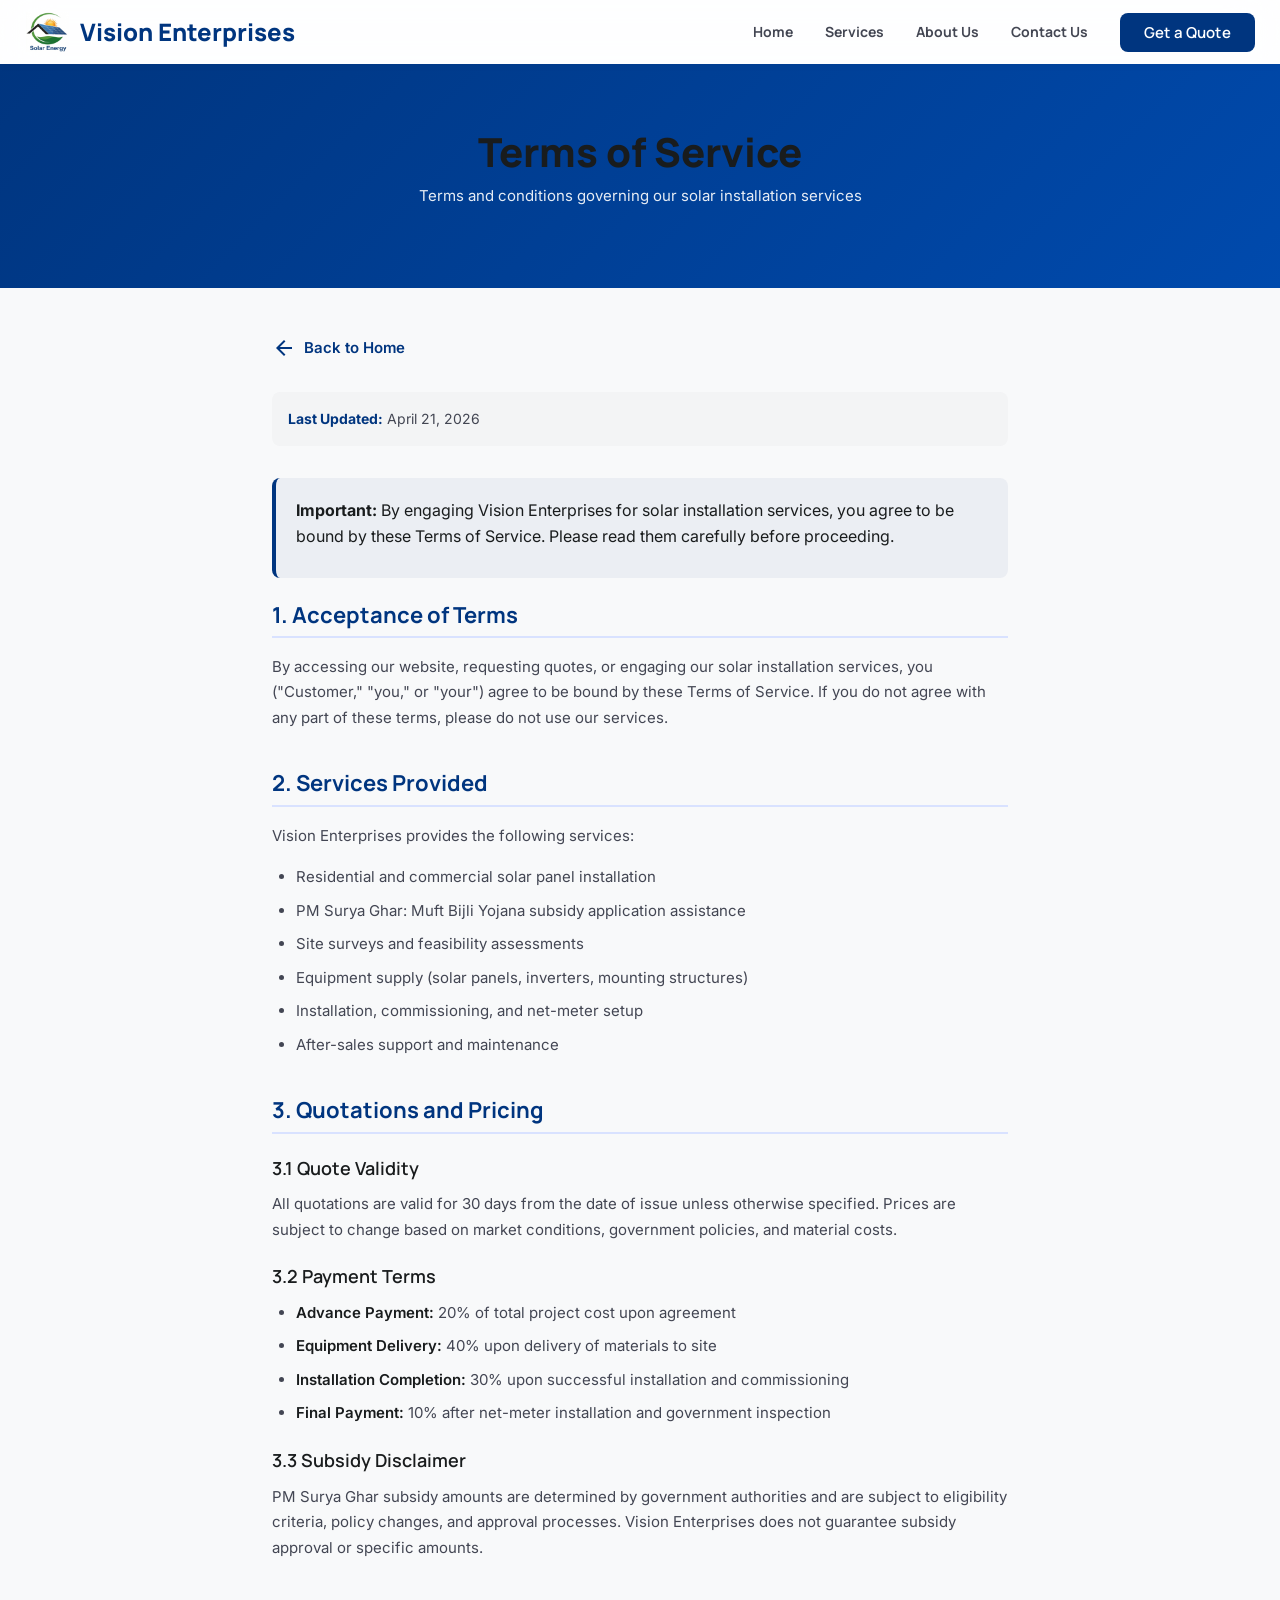
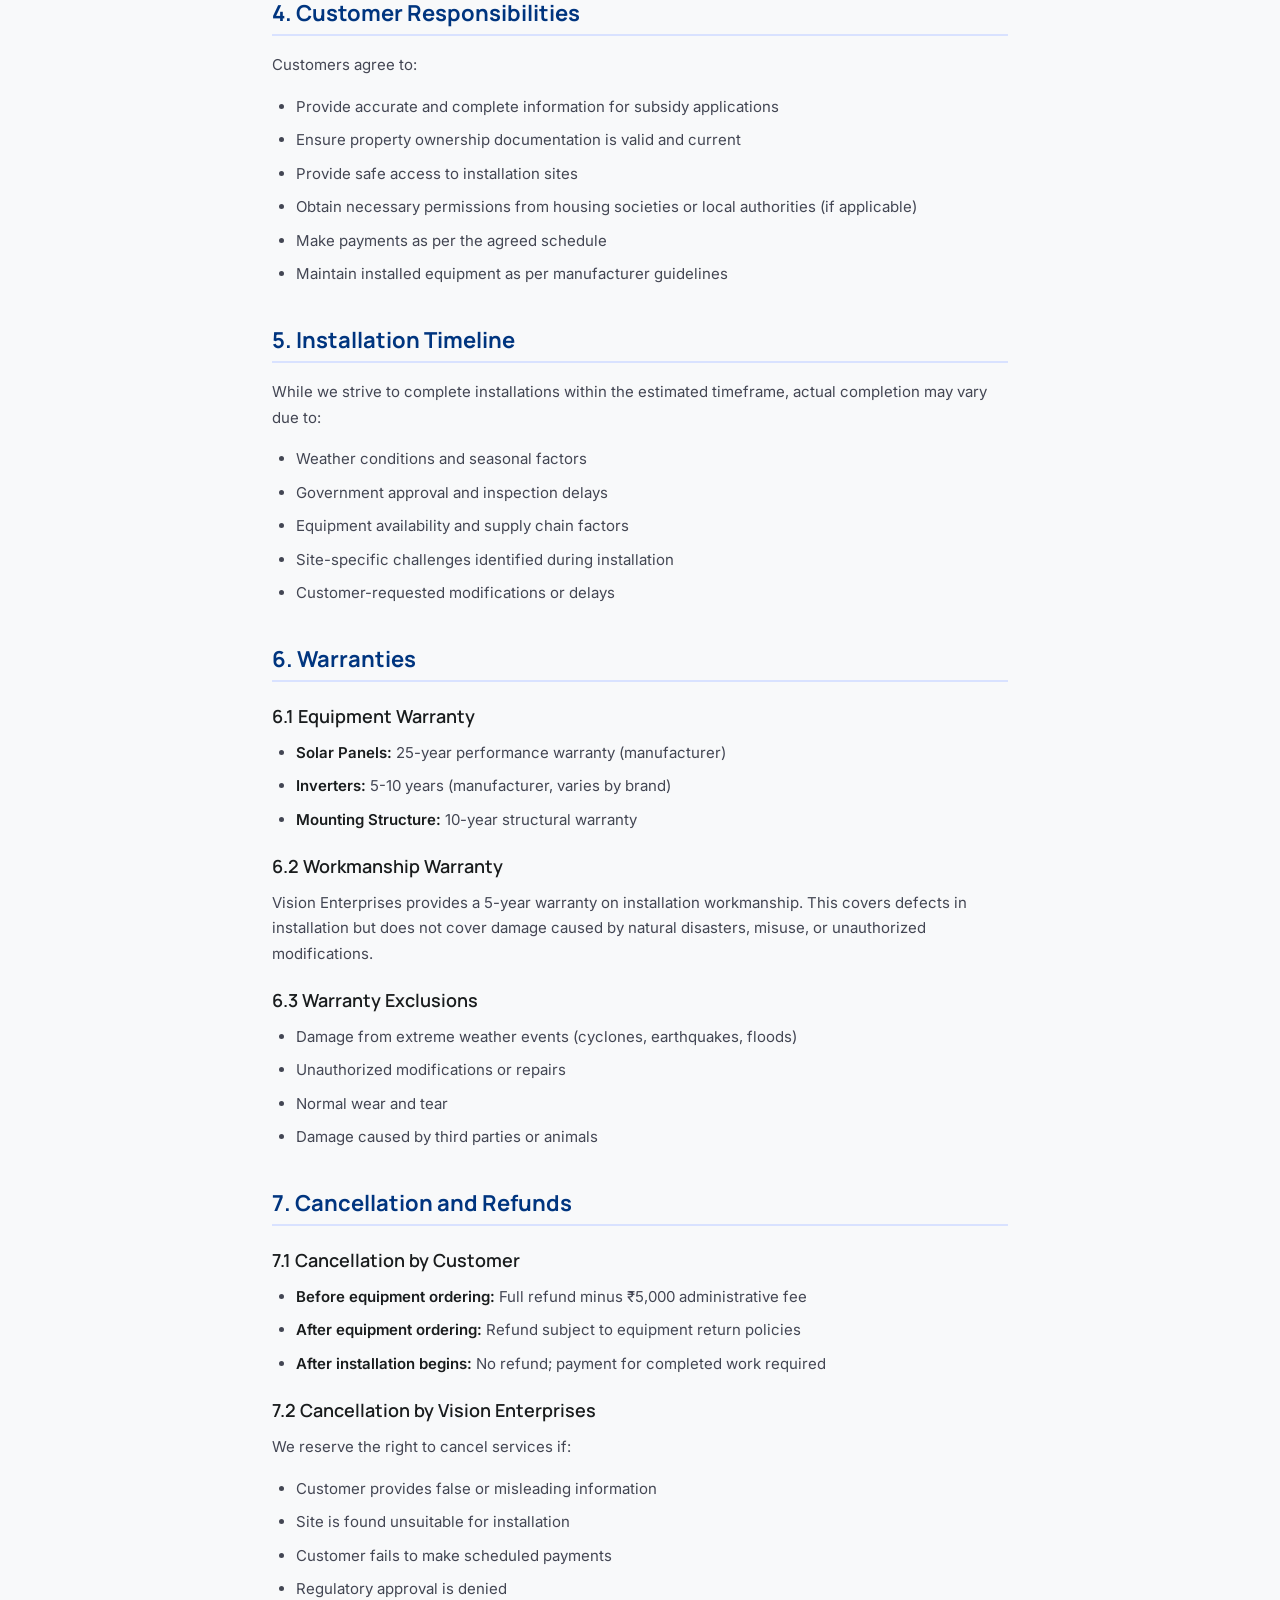
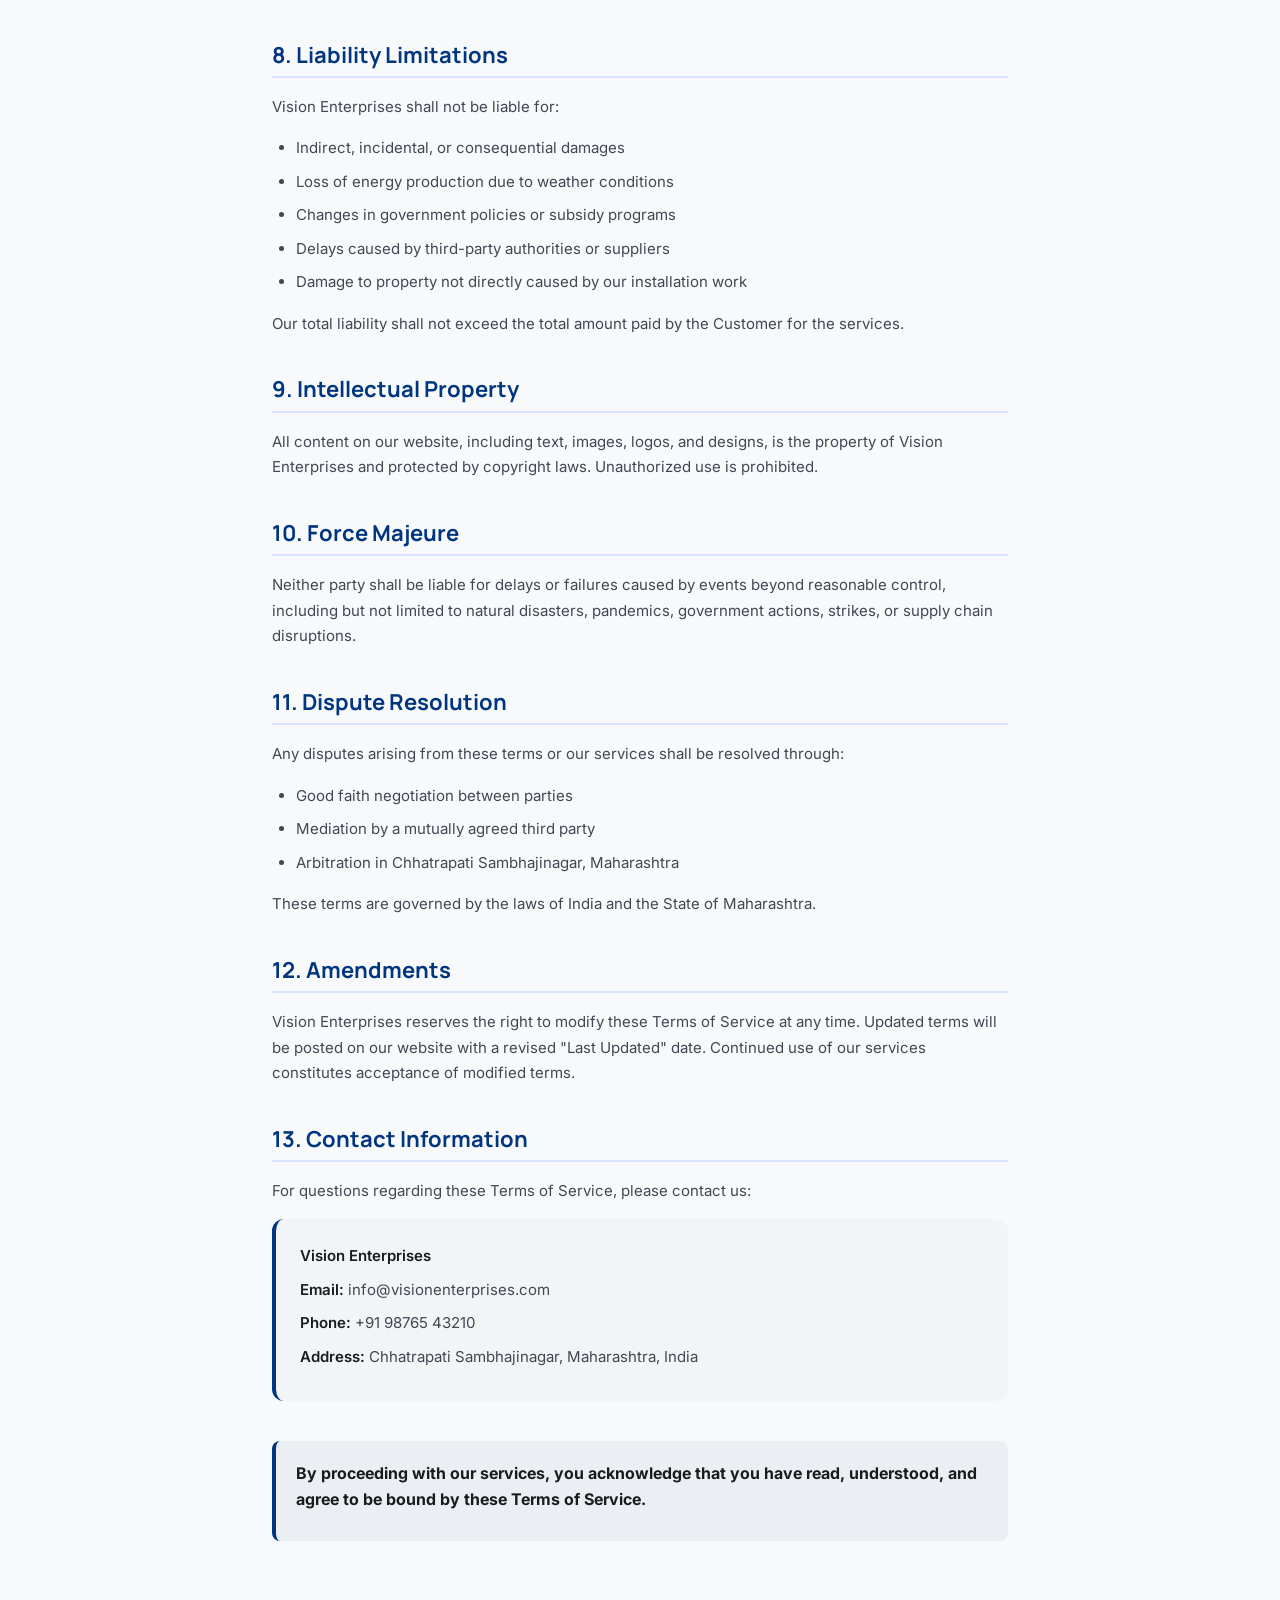
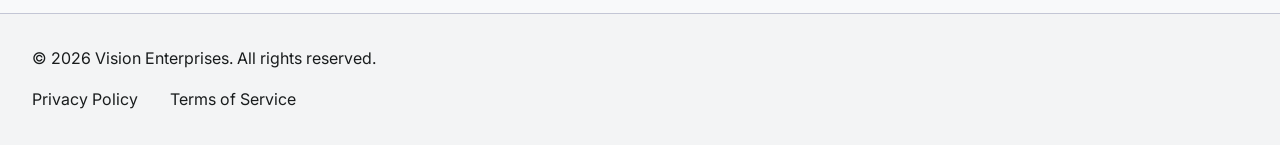
<file: terms-of-service.html>
<!DOCTYPE html>
<html lang="en">
<head>
  <meta charset="UTF-8">
  <meta name="viewport" content="width=device-width, initial-scale=1.0">
  <title>Terms of Service | Vision Enterprises - Solar Solutions</title>
  <meta name="description" content="Terms of Service for Vision Enterprises. Read our terms and conditions for solar installation services, warranties, and customer obligations.">
  <meta name="robots" content="noindex, follow">
  <meta name="theme-color" content="#00357f">
  
  <!-- Favicon -->
  <link rel="icon" type="image/png" sizes="32x32" href="assets/images/company_logo.png">
  <link rel="icon" type="image/png" sizes="16x16" href="assets/images/company_logo.png">
  <link rel="apple-touch-icon" href="assets/images/company_logo.png">
  
  <!-- Preconnect -->
  <link rel="dns-prefetch" href="//fonts.googleapis.com">
  <link rel="dns-prefetch" href="//fonts.gstatic.com">
  <link rel="preconnect" href="https://fonts.googleapis.com">
  <link rel="preconnect" href="https://fonts.gstatic.com" crossorigin>
  
  <!-- Fonts -->
  <link href="https://fonts.googleapis.com/css2?family=Manrope:wght@400;500;600;700;800&family=Inter:wght@400;500;600&display=swap" rel="stylesheet" media="print" onload="this.media='all'">
  <noscript>
    <link href="https://fonts.googleapis.com/css2?family=Manrope:wght@400;500;600;700;800&family=Inter:wght@400;500;600&display=swap" rel="stylesheet">
  </noscript>
  <link href="https://fonts.googleapis.com/css2?family=Material+Symbols+Outlined:wght,FILL@100..700,0..1&display=swap" rel="stylesheet" media="print" onload="this.media='all'">
  <noscript>
    <link href="https://fonts.googleapis.com/css2?family=Material+Symbols+Outlined:wght,FILL@100..700,0..1&display=swap" rel="stylesheet">
  </noscript>
  
  <!-- CSS -->
  <link rel="stylesheet" href="assets/css/base.css">
  <link rel="stylesheet" href="assets/css/components.css">
  <link rel="stylesheet" href="assets/css/layout.css">
  <link rel="stylesheet" href="assets/css/responsive.css">
  
  <style>
    .legal-page {
      padding-top: var(--navbar-height);
      min-height: 100vh;
    }
    
    .legal-header {
      background: linear-gradient(135deg, var(--primary) 0%, var(--primary-container) 100%);
      color: var(--on-primary);
      padding: clamp(2rem, 5vw, 4rem) 0;
      text-align: center;
    }
    
    .legal-header h1 {
      font-size: clamp(1.75rem, 4vw, 2.5rem);
      font-weight: 800;
      margin-bottom: 0.5rem;
    }
    
    .legal-header p {
      font-size: 0.9375rem;
      opacity: 0.9;
    }
    
    .legal-content {
      max-width: 800px;
      margin: 0 auto;
      padding: clamp(2rem, 5vw, 3rem) var(--container-padding);
    }
    
    .legal-section {
      margin-bottom: 2.5rem;
    }
    
    .legal-section h2 {
      font-size: 1.375rem;
      font-weight: 700;
      color: var(--primary);
      margin-bottom: 1rem;
      padding-bottom: 0.5rem;
      border-bottom: 2px solid var(--primary-fixed);
    }
    
    .legal-section h3 {
      font-size: 1.125rem;
      font-weight: 600;
      color: var(--on-surface);
      margin-top: 1.5rem;
      margin-bottom: 0.75rem;
    }
    
    .legal-section p {
      font-size: 0.9375rem;
      line-height: 1.7;
      color: var(--on-surface-variant);
      margin-bottom: 1rem;
    }
    
    .legal-section ul {
      margin-left: 1.5rem;
      margin-bottom: 1rem;
    }
    
    .legal-section li {
      font-size: 0.9375rem;
      line-height: 1.7;
      color: var(--on-surface-variant);
      margin-bottom: 0.5rem;
    }
    
    .legal-section strong {
      color: var(--on-surface);
      font-weight: 600;
    }
    
    .last-updated {
      background-color: var(--surface-container-low);
      padding: 1rem;
      border-radius: var(--radius-md);
      margin-bottom: 2rem;
      font-size: 0.875rem;
      color: var(--on-surface-variant);
    }
    
    .last-updated strong {
      color: var(--primary);
    }
    
    .legal-back-link {
      display: inline-flex;
      align-items: center;
      gap: 0.5rem;
      color: var(--primary);
      text-decoration: none;
      font-weight: 600;
      font-size: 0.9375rem;
      margin-bottom: 2rem;
      transition: gap 0.2s ease;
    }
    
    .legal-back-link:hover {
      gap: 0.75rem;
    }
    
    .important-note {
      background-color: rgba(0, 53, 127, 0.05);
      border-left: 4px solid var(--primary);
      padding: 1.25rem;
      border-radius: var(--radius-md);
      margin: 1.5rem 0;
    }
    
    .important-note p {
      margin-bottom: 0.5rem;
    }
    
    .contact-info-box {
      background-color: var(--surface-container-low);
      padding: 1.5rem;
      border-radius: var(--radius-lg);
      border-left: 4px solid var(--primary);
    }
    
    .contact-info-box p {
      margin-bottom: 0.5rem;
    }
  </style>
</head>
<body>
  <!-- Navigation -->
  <nav class="navbar">
    <div class="navbar-container">
      <a href="index.html" class="navbar-logo">
        <img src="assets/images/company_logo.png" alt="Vision Enterprises Logo" width="40" height="40" loading="eager">
        <span>Vision Enterprises</span>
      </a>
      
      <ul class="navbar-menu">
        <li><a href="index.html" class="navbar-link">Home</a></li>
        <li><a href="services.html" class="navbar-link">Services</a></li>
        <li><a href="about.html" class="navbar-link">About Us</a></li>
        <li><a href="contact.html" class="navbar-link">Contact Us</a></li>
        <li><a href="quote.html" class="btn btn-primary navbar-quote-btn">Get a Quote</a></li>
      </ul>

      <button class="navbar-mobile-toggle" aria-label="Toggle menu">
        <span class="material-symbols-outlined">menu</span>
      </button>
    </div>
  </nav>

  <!-- Main Content -->
  <main class="legal-page" id="main-content">
    <div class="legal-header">
      <div class="container">
        <h1>Terms of Service</h1>
        <p>Terms and conditions governing our solar installation services</p>
      </div>
    </div>

    <div class="legal-content">
      <a href="index.html" class="legal-back-link">
        <span class="material-symbols-outlined">arrow_back</span>
        Back to Home
      </a>
      
      <div class="last-updated">
        <strong>Last Updated:</strong> April 21, 2026
      </div>

      <div class="important-note">
        <p><strong>Important:</strong> By engaging Vision Enterprises for solar installation services, you agree to be bound by these Terms of Service. Please read them carefully before proceeding.</p>
      </div>

      <div class="legal-section">
        <h2>1. Acceptance of Terms</h2>
        <p>By accessing our website, requesting quotes, or engaging our solar installation services, you ("Customer," "you," or "your") agree to be bound by these Terms of Service. If you do not agree with any part of these terms, please do not use our services.</p>
      </div>

      <div class="legal-section">
        <h2>2. Services Provided</h2>
        <p>Vision Enterprises provides the following services:</p>
        <ul>
          <li>Residential and commercial solar panel installation</li>
          <li>PM Surya Ghar: Muft Bijli Yojana subsidy application assistance</li>
          <li>Site surveys and feasibility assessments</li>
          <li>Equipment supply (solar panels, inverters, mounting structures)</li>
          <li>Installation, commissioning, and net-meter setup</li>
          <li>After-sales support and maintenance</li>
        </ul>
      </div>

      <div class="legal-section">
        <h2>3. Quotations and Pricing</h2>
        <h3>3.1 Quote Validity</h3>
        <p>All quotations are valid for 30 days from the date of issue unless otherwise specified. Prices are subject to change based on market conditions, government policies, and material costs.</p>

        <h3>3.2 Payment Terms</h3>
        <ul>
          <li><strong>Advance Payment:</strong> 20% of total project cost upon agreement</li>
          <li><strong>Equipment Delivery:</strong> 40% upon delivery of materials to site</li>
          <li><strong>Installation Completion:</strong> 30% upon successful installation and commissioning</li>
          <li><strong>Final Payment:</strong> 10% after net-meter installation and government inspection</li>
        </ul>

        <h3>3.3 Subsidy Disclaimer</h3>
        <p>PM Surya Ghar subsidy amounts are determined by government authorities and are subject to eligibility criteria, policy changes, and approval processes. Vision Enterprises does not guarantee subsidy approval or specific amounts.</p>
      </div>

      <div class="legal-section">
        <h2>4. Customer Responsibilities</h2>
        <p>Customers agree to:</p>
        <ul>
          <li>Provide accurate and complete information for subsidy applications</li>
          <li>Ensure property ownership documentation is valid and current</li>
          <li>Provide safe access to installation sites</li>
          <li>Obtain necessary permissions from housing societies or local authorities (if applicable)</li>
          <li>Make payments as per the agreed schedule</li>
          <li>Maintain installed equipment as per manufacturer guidelines</li>
        </ul>
      </div>

      <div class="legal-section">
        <h2>5. Installation Timeline</h2>
        <p>While we strive to complete installations within the estimated timeframe, actual completion may vary due to:</p>
        <ul>
          <li>Weather conditions and seasonal factors</li>
          <li>Government approval and inspection delays</li>
          <li>Equipment availability and supply chain factors</li>
          <li>Site-specific challenges identified during installation</li>
          <li>Customer-requested modifications or delays</li>
        </ul>
      </div>

      <div class="legal-section">
        <h2>6. Warranties</h2>
        <h3>6.1 Equipment Warranty</h3>
        <ul>
          <li><strong>Solar Panels:</strong> 25-year performance warranty (manufacturer)</li>
          <li><strong>Inverters:</strong> 5-10 years (manufacturer, varies by brand)</li>
          <li><strong>Mounting Structure:</strong> 10-year structural warranty</li>
        </ul>

        <h3>6.2 Workmanship Warranty</h3>
        <p>Vision Enterprises provides a 5-year warranty on installation workmanship. This covers defects in installation but does not cover damage caused by natural disasters, misuse, or unauthorized modifications.</p>

        <h3>6.3 Warranty Exclusions</h3>
        <ul>
          <li>Damage from extreme weather events (cyclones, earthquakes, floods)</li>
          <li>Unauthorized modifications or repairs</li>
          <li>Normal wear and tear</li>
          <li>Damage caused by third parties or animals</li>
        </ul>
      </div>

      <div class="legal-section">
        <h2>7. Cancellation and Refunds</h2>
        <h3>7.1 Cancellation by Customer</h3>
        <ul>
          <li><strong>Before equipment ordering:</strong> Full refund minus ₹5,000 administrative fee</li>
          <li><strong>After equipment ordering:</strong> Refund subject to equipment return policies</li>
          <li><strong>After installation begins:</strong> No refund; payment for completed work required</li>
        </ul>

        <h3>7.2 Cancellation by Vision Enterprises</h3>
        <p>We reserve the right to cancel services if:</p>
        <ul>
          <li>Customer provides false or misleading information</li>
          <li>Site is found unsuitable for installation</li>
          <li>Customer fails to make scheduled payments</li>
          <li>Regulatory approval is denied</li>
        </ul>
      </div>

      <div class="legal-section">
        <h2>8. Liability Limitations</h2>
        <p>Vision Enterprises shall not be liable for:</p>
        <ul>
          <li>Indirect, incidental, or consequential damages</li>
          <li>Loss of energy production due to weather conditions</li>
          <li>Changes in government policies or subsidy programs</li>
          <li>Delays caused by third-party authorities or suppliers</li>
          <li>Damage to property not directly caused by our installation work</li>
        </ul>
        <p>Our total liability shall not exceed the total amount paid by the Customer for the services.</p>
      </div>

      <div class="legal-section">
        <h2>9. Intellectual Property</h2>
        <p>All content on our website, including text, images, logos, and designs, is the property of Vision Enterprises and protected by copyright laws. Unauthorized use is prohibited.</p>
      </div>

      <div class="legal-section">
        <h2>10. Force Majeure</h2>
        <p>Neither party shall be liable for delays or failures caused by events beyond reasonable control, including but not limited to natural disasters, pandemics, government actions, strikes, or supply chain disruptions.</p>
      </div>

      <div class="legal-section">
        <h2>11. Dispute Resolution</h2>
        <p>Any disputes arising from these terms or our services shall be resolved through:</p>
        <ul>
          <li>Good faith negotiation between parties</li>
          <li>Mediation by a mutually agreed third party</li>
          <li>Arbitration in Chhatrapati Sambhajinagar, Maharashtra</li>
        </ul>
        <p>These terms are governed by the laws of India and the State of Maharashtra.</p>
      </div>

      <div class="legal-section">
        <h2>12. Amendments</h2>
        <p>Vision Enterprises reserves the right to modify these Terms of Service at any time. Updated terms will be posted on our website with a revised "Last Updated" date. Continued use of our services constitutes acceptance of modified terms.</p>
      </div>

      <div class="legal-section">
        <h2>13. Contact Information</h2>
        <p>For questions regarding these Terms of Service, please contact us:</p>
        
        <div class="contact-info-box">
          <p><strong>Vision Enterprises</strong></p>
          <p><strong>Email:</strong> info@visionenterprises.com</p>
          <p><strong>Phone:</strong> +91 98765 43210</p>
          <p><strong>Address:</strong> Chhatrapati Sambhajinagar, Maharashtra, India</p>
        </div>
      </div>

      <div class="important-note">
        <p><strong>By proceeding with our services, you acknowledge that you have read, understood, and agree to be bound by these Terms of Service.</strong></p>
      </div>
    </div>
  </main>

  <!-- Footer -->
  <footer class="footer">
    <div class="container">
      <div class="footer-content">
        <p>&copy; 2026 Vision Enterprises. All rights reserved.</p>
        <div class="footer-links">
          <a href="privacy-policy.html">Privacy Policy</a>
          <a href="terms-of-service.html">Terms of Service</a>
        </div>
      </div>
    </div>
  </footer>

  <script src="assets/js/main.js" defer></script>
</body>
</html>
</file>
<file: assets/css/base.css>
/* ==========================================
   VISION ENTERPRISES - BASE STYLES
   Design System: "The Luminous Monolith"
   ========================================== */

/* === CSS Variables (Design Tokens) === */
:root {
  /* Smooth scrolling */
  scroll-behavior: smooth;
  
  /* Breakpoints */
  --breakpoint-xs: 320px;   /* Small mobile */
  --breakpoint-sm: 480px;   /* Mobile */
  --breakpoint-md: 768px;   /* Tablet */
  --breakpoint-lg: 1024px;  /* Laptop */
  --breakpoint-xl: 1440px;  /* Desktop */

  /* Colors - Primary */
  --primary: #00357f;
  --primary-container: #004aad;
  --primary-fixed: #d9e2ff;
  --primary-fixed-dim: #b0c6ff;
  --on-primary: #ffffff;
  --on-primary-container: #a9c1ff;
  --on-primary-fixed: #001945;
  --on-primary-fixed-variant: #00429b;

  /* Colors - Secondary */
  --secondary: #1b6d24;
  --secondary-container: #a0f399;
  --secondary-fixed: #a3f69c;
  --secondary-fixed-dim: #88d982;
  --on-secondary: #ffffff;
  --on-secondary-container: #217128;
  --on-secondary-fixed: #002204;
  --on-secondary-fixed-variant: #005312;

  /* Colors - Tertiary */
  --tertiary: #004317;
  --tertiary-container: #005d22;
  --tertiary-fixed: #69ff87;
  --tertiary-fixed-dim: #3ce36a;
  --on-tertiary: #ffffff;
  --on-tertiary-container: #35de66;
  --on-tertiary-fixed: #002108;
  --on-tertiary-fixed-variant: #00531e;

  /* Colors - Surface */
  --surface: #f8f9fa;
  --surface-bright: #f8f9fa;
  --surface-dim: #d9dadb;
  --surface-container-lowest: #ffffff;
  --surface-container-low: #f3f4f5;
  --surface-container: #edeeef;
  --surface-container-high: #e7e8e9;
  --surface-container-highest: #e1e3e4;
  --surface-variant: #e1e3e4;
  --on-surface: #191c1d;
  --on-surface-variant: #434653;
  --inverse-surface: #2e3132;
  --inverse-on-surface: #f0f1f2;

  /* Colors - Other */
  --background: #f8f9fa;
  --on-background: #191c1d;
  --outline: #737784;
  --outline-variant: #c3c6d5;
  --error: #ba1a1a;
  --error-container: #ffdad6;
  --on-error: #ffffff;
  --on-error-container: #93000a;
  --surface-tint: #215abd;
  --inverse-primary: #b0c6ff;

  /* Typography */
  --font-headline: 'Manrope', sans-serif;
  --font-body: 'Inter', sans-serif;
  --font-label: 'Inter', sans-serif;

  /* Border Radius - Consistent curved edges */
  --radius-sm: 0.375rem;   /* 6px - inputs, small elements */
  --radius-md: 0.5rem;     /* 8px - buttons, icons */
  --radius-lg: 0.75rem;    /* 12px - cards, containers */
  --radius-xl: 1rem;       /* 16px - large cards */
  --radius-2xl: 1.25rem;   /* 20px - section cards */
  --radius-full: 9999px;   /* badges, pills */

  /* Shadows */
  --shadow-ambient: 0 20px 40px rgba(25, 28, 29, 0.06);
  --shadow-sm: 0 2px 8px rgba(25, 28, 29, 0.04);
  --shadow-md: 0 4px 16px rgba(25, 28, 29, 0.05);
  --shadow-lg: 0 12px 40px rgba(0, 0, 0, 0.12);
  --shadow-glass: 0 8px 32px rgba(0, 0, 0, 0.1);
  
  /* Glassmorphism */
  --glass-bg: rgba(255, 255, 255, 0.25);
  --glass-border: rgba(255, 255, 255, 0.18);
  --glass-blur: blur(10px);

  /* Transitions */
  --transition-fast: 150ms;
  --transition-base: 250ms;
  --transition-slow: 400ms;

  /* Spacing - Reduced for compact design */
  --spacing-xs: 0.375rem;  /* 6px */
  --spacing-sm: 0.75rem;   /* 12px */
  --spacing-md: 1rem;      /* 16px */
  --spacing-lg: 1.5rem;    /* 24px */
  --spacing-xl: 2rem;      /* 32px */
  --spacing-2xl: 2.5rem;   /* 40px */
  --spacing-3xl: 3rem;     /* 48px */

  /* Responsive Spacing - Mobile-first */
  --container-padding: 1rem;       /* 16px */
  --section-padding: 2rem;         /* 32px */
  --card-padding: 1.25rem;         /* 20px */
  --component-gap: 1rem;           /* 16px */
  --navbar-height: 56px;
}

/* Tablet (768px+) */
@media (min-width: 768px) {
  :root {
    --container-padding: 1.5rem;
    --section-padding: 2.5rem;
    --card-padding: 1.5rem;
    --component-gap: 1.25rem;
    --navbar-height: 64px;
  }
}

/* Laptop (1024px+) */
@media (min-width: 1024px) {
  :root {
    --container-padding: 2rem;
    --section-padding: 3rem;
    --card-padding: 1.75rem;
    --component-gap: 1.5rem;
  }
}

/* Desktop (1440px+) */
@media (min-width: 1440px) {
  :root {
    --container-padding: 3rem;
    --section-padding: 4rem;
    --card-padding: 2rem;
    --component-gap: 2rem;
  }
}

/* === Reset & Base === */
*,
*::before,
*::after {
  margin: 0;
  padding: 0;
  box-sizing: border-box;
}

html {
  scroll-behavior: smooth;
  scroll-padding-top: 70px;
  font-size: 16px;
  overflow-x: hidden;
}

body {
  font-family: var(--font-body);
  background-color: var(--surface);
  color: var(--on-surface);
  line-height: 1.6;
  -webkit-font-smoothing: antialiased;
  -moz-osx-font-smoothing: grayscale;
  text-rendering: optimizeLegibility;
  overflow-x: hidden;
  transition: opacity 0.15s ease-in-out;
}

/* Page transition effect */
body.page-transition {
  opacity: 0;
}

/* === Typography === */
h1, h2, h3, h4, h5, h6 {
  font-family: var(--font-headline);
  font-weight: 800;
  line-height: 1.2;
  color: var(--on-surface);
}

h1 {
  font-size: clamp(1.875rem, 5vw, 3rem);
}

h2 {
  font-size: clamp(1.5rem, 4vw, 2.25rem);
}

h3 {
  font-size: clamp(1.25rem, 3vw, 1.75rem);
}

h4 {
  font-size: clamp(1.125rem, 2vw, 1.375rem);
}

p {
  margin-bottom: 1rem;
}

a {
  text-decoration: none;
  color: inherit;
  transition: color var(--transition-base);
}

/* === Performance Optimizations === */
img {
  max-width: 100%;
  height: auto;
  display: block;
  content-visibility: auto;
}

/* GPU acceleration for animations */
.card,
.bento-item,
.process-step,
.btn {
  will-change: transform;
  transform: translateZ(0);
  backface-visibility: hidden;
}

/* === Utility Classes === */
.container {
  max-width: 1280px;
  margin: 0 auto;
  padding: 0 var(--container-padding);
  width: 100%;
}

@media (min-width: 1440px) {
  .container {
    max-width: 1536px;
  }
}

.section {
  padding: var(--section-padding) 0;
}

.text-primary { color: var(--primary); }
.text-secondary { color: var(--secondary); }
.text-tertiary { color: var(--tertiary); }
.text-on-surface-variant { color: var(--on-surface-variant); }

.bg-primary { background-color: var(--primary); }
.bg-secondary { background-color: var(--secondary); }
.bg-surface-lowest { background-color: var(--surface-container-lowest); }
.bg-surface-low { background-color: var(--surface-container-low); }

.text-center { text-align: center; }

/* === Material Symbols === */
.material-symbols-outlined {
  font-variation-settings: 'FILL' 0, 'wght' 400, 'GRAD' 0, 'opsz' 24;
}

.material-symbols-filled {
  font-variation-settings: 'FILL' 1, 'wght' 400, 'GRAD' 0, 'opsz' 24;
}

/* === Mobile Touch Targets (WCAG 2.1 AA) === */
@media (max-width: 767px) {
  .btn {
    min-height: 44px;
    padding: 0.75rem 1.25rem;
  }
  
  .navbar-link {
    padding: 0.75rem 0;
    min-height: 44px;
    display: flex;
    align-items: center;
  }
  
  .navbar-mobile-toggle {
    min-width: 44px;
    min-height: 44px;
  }
  
  input, select, textarea {
    min-height: 44px;
  }
  
  a, button {
    min-height: 44px;
  }
}

/* === Accessibility - Focus Styles === */
*:focus-visible {
  outline: 2px solid var(--primary);
  outline-offset: 2px;
}

/* Skip to main content link */
.skip-link {
  position: absolute;
  top: -40px;
  left: 0;
  background: var(--primary);
  color: white;
  padding: 0.5rem 1rem;
  z-index: 10000;
  transition: top 0.3s;
  border-radius: var(--radius-sm);
  font-weight: 600;
}

.skip-link:focus {
  top: 0;
}
</file>
<file: assets/css/components.css>
/* ==========================================
   VISION ENTERPRISES - COMPONENTS
   Buttons, Cards, Forms, Badges
   ========================================== */

/* === Buttons === */
.btn {
  display: inline-flex;
  align-items: center;
  justify-content: center;
  gap: 0.5rem;
  font-family: var(--font-headline);
  font-weight: 600;
  font-size: 0.9375rem;
  padding: 0.75rem 1.5rem;
  border-radius: var(--radius-md);
  border: none;
  cursor: pointer;
  transition: all var(--transition-base) cubic-bezier(0.4, 0, 0.2, 1);
  text-align: center;
  text-decoration: none;
  line-height: 1;
  will-change: transform;
  letter-spacing: 0.01em;
}

.btn:active {
  transform: scale(0.97);
}

.btn-primary {
  background-color: var(--primary);
  color: var(--on-primary);
}

.btn-primary:hover {
  background-color: var(--primary-container);
  transform: translateY(-2px) scale(1.05);
  box-shadow: 0 8px 32px rgba(0, 53, 127, 0.3);
}

.btn-primary:active {
  transform: translateY(0) scale(0.98);
}

.btn-secondary {
  background-color: var(--secondary-container);
  color: var(--on-secondary-container);
}

.btn-secondary:hover {
  background-color: var(--secondary-fixed);
  transform: translateY(-2px);
}

.btn-outline {
  background-color: var(--surface-container-lowest);
  color: var(--primary);
  outline: 1px solid var(--outline-variant);
}

.btn-outline:hover {
  background-color: var(--surface-container-low);
  transform: translateY(-2px);
}

.btn-full {
  width: 100%;
}

/* === Cards === */
.card {
  background-color: var(--surface-container-lowest);
  border-radius: var(--radius-xl);
  padding: var(--card-padding);
  box-shadow: var(--shadow-ambient);
  transition: transform var(--transition-base) ease, box-shadow var(--transition-base) ease;
  will-change: transform;
}

.card:hover {
  transform: translateY(-4px);
  box-shadow: var(--shadow-md);
}

/* === Forms === */
.form-group {
  margin-bottom: var(--spacing-md);
}

.form-label {
  display: block;
  font-family: var(--font-label);
  font-size: 0.875rem;
  font-weight: 500;
  color: var(--on-surface-variant);
  margin-bottom: 0.5rem;
}

.form-input,
.form-select,
.form-textarea {
  width: 100%;
  font-family: var(--font-body);
  font-size: 1rem;
  padding: 0.875rem 1rem;
  background-color: var(--surface-container-low);
  border: 1px solid var(--outline-variant);
  border-bottom: 2px solid var(--outline-variant);
  border-radius: var(--radius-sm);
  color: var(--on-surface);
  transition: all var(--transition-base);
}

.form-input:focus,
.form-select:focus,
.form-textarea:focus {
  outline: none;
  border-color: var(--primary);
  border-bottom-color: var(--primary);
  background-color: var(--surface-container-lowest);
  box-shadow: 0 0 0 3px rgba(0, 53, 127, 0.1);
}

.form-input::placeholder,
.form-textarea::placeholder {
  color: var(--outline-variant);
}

.form-textarea {
  resize: vertical;
  min-height: 120px;
}

/* === Badges === */
.badge {
  display: inline-flex;
  align-items: center;
  gap: 0.5rem;
  padding: 0.5rem 1rem;
  border-radius: var(--radius-full);
  font-family: var(--font-label);
  font-size: 0.875rem;
  font-weight: 600;
}

.badge-secondary {
  background-color: var(--secondary-container);
  color: var(--on-secondary-container);
}

.badge-primary {
  background-color: var(--primary);
  color: var(--on-primary);
  opacity: 0.1;
}

/* === Scroll to Top Button === */
.scroll-to-top {
  position: fixed;
  bottom: 2rem;
  right: 2rem;
  width: 48px;
  height: 48px;
  border-radius: 50%;
  background: var(--primary);
  color: var(--on-primary);
  border: none;
  cursor: pointer;
  display: flex;
  align-items: center;
  justify-content: center;
  box-shadow: var(--shadow-2);
  opacity: 0;
  visibility: hidden;
  transform: translateY(20px);
  transition: all 0.3s ease;
  z-index: 1000;
}

.scroll-to-top.visible {
  opacity: 1;
  visibility: visible;
  transform: translateY(0);
}

.scroll-to-top:hover {
  background: var(--primary-container);
  transform: translateY(-4px);
  box-shadow: var(--shadow-3);
}

.scroll-to-top:active {
  transform: translateY(-2px);
}
</file>
<file: assets/css/layout.css>
/* ==========================================
   VISION ENTERPRISES - LAYOUT
   Container, Grid, Flex utilities, Nav, Footer
   ========================================== */

/* === Flex Utilities === */
.flex { display: flex; }
.flex-col { flex-direction: column; }
.flex-row { flex-direction: row; }
.flex-wrap { flex-wrap: wrap; }
.flex-nowrap { flex-wrap: nowrap; }
.flex-1 { flex: 1; }
.flex-auto { flex: auto; }
.flex-none { flex: none; }

.items-start { align-items: flex-start; }
.items-center { align-items: center; }
.items-end { align-items: flex-end; }
.items-stretch { align-items: stretch; }

.justify-start { justify-content: flex-start; }
.justify-center { justify-content: center; }
.justify-end { justify-content: flex-end; }
.justify-between { justify-content: space-between; }
.justify-around { justify-content: space-around; }

.gap-xs { gap: 0.5rem; }
.gap-sm { gap: 1rem; }
.gap-md { gap: 1.5rem; }
.gap-lg { gap: 2rem; }
.gap-xl { gap: 3rem; }

/* === Grid Utilities === */
.grid { display: grid; }
.grid-cols-1 { grid-template-columns: repeat(1, 1fr); }
.grid-cols-2 { grid-template-columns: repeat(2, 1fr); }
.grid-cols-3 { grid-template-columns: repeat(3, 1fr); }
.grid-cols-4 { grid-template-columns: repeat(4, 1fr); }

.col-span-1 { grid-column: span 1; }
.col-span-2 { grid-column: span 2; }
.col-span-3 { grid-column: span 3; }
.col-span-4 { grid-column: span 4; }

.row-span-1 { grid-row: span 1; }
.row-span-2 { grid-row: span 2; }

/* === Spacing Utilities === */
.p-0 { padding: 0; }
.p-sm { padding: 1rem; }
.p-md { padding: 1.5rem; }
.p-lg { padding: 2rem; }
.p-xl { padding: 3rem; }

.m-0 { margin: 0; }
.m-auto { margin: auto; }
.mx-auto { margin-left: auto; margin-right: auto; }

.mb-0 { margin-bottom: 0; }
.mb-sm { margin-bottom: 0.75rem; }
.mb-md { margin-bottom: 1.25rem; }
.mb-lg { margin-bottom: 1.75rem; }
.mb-xl { margin-bottom: 2.5rem; }
.mb-2xl { margin-bottom: 3rem; }

.mt-0 { margin-top: 0; }
.mt-sm { margin-top: 0.75rem; }
.mt-md { margin-top: 1.25rem; }
.mt-lg { margin-top: 1.75rem; }
.mt-xl { margin-top: 2.5rem; }
.mt-2xl { margin-top: 3rem; }

/* === Width & Height === */
.w-full { width: 100%; }
.w-auto { width: auto; }
.max-w-full { max-width: 100%; }
.h-full { height: 100%; }
.h-auto { height: auto; }
.min-h-screen { min-height: 100vh; }

/* === Text Utilities === */
.text-left { text-align: left; }
.text-center { text-align: center; }
.text-right { text-align: right; }

/* === Display === */
.hidden { display: none; }
.block { display: block; }
.inline { display: inline; }
.inline-block { display: inline-block; }

/* === Order === */
.order-1 { order: 1; }
.order-2 { order: 2; }
.order-3 { order: 3; }
.order-4 { order: 4; }
.order-first { order: -1; }
.order-last { order: 9999; }

/* === Navigation === */
.navbar {
  position: fixed;
  top: 0;
  left: 0;
  right: 0;
  z-index: 1000;
  background-color: rgba(255, 255, 255, 0.85);
  backdrop-filter: blur(24px);
  -webkit-backdrop-filter: blur(24px);
  box-shadow: var(--shadow-sm);
  transition: all var(--transition-base) ease;
}

.navbar-container {
  max-width: 1280px;
  margin: 0 auto;
  padding: 0 clamp(0.75rem, 2vw, 2rem);
  display: flex;
  justify-content: space-between;
  align-items: center;
  height: var(--navbar-height);
  gap: 1rem;
}

.navbar-logo {
  display: flex;
  align-items: center;
  gap: clamp(0.5rem, 1vw, 0.75rem);
  font-family: var(--font-headline);
  font-size: clamp(1rem, 2vw, 1.5rem);
  font-weight: 900;
  color: var(--primary);
  text-decoration: none;
  flex-shrink: 0;
  white-space: nowrap;
}

.navbar-logo img {
  height: clamp(28px, 5vw, 40px);
  width: auto;
  flex-shrink: 0;
}

.navbar-menu {
  display: none;
  align-items: center;
  gap: 2rem;
  list-style: none;
  margin: 0;
  padding: 0;
}

@media (min-width: 768px) {
  .navbar-menu {
    display: flex;
  }
}

.navbar-link {
  font-family: var(--font-headline);
  font-size: 0.875rem;
  font-weight: 700;
  color: var(--on-surface-variant);
  padding: 0.5rem 0;
  position: relative;
  transition: color var(--transition-base) ease;
  text-decoration: none;
  white-space: nowrap;
}

.navbar-link:hover,
.navbar-link.active {
  color: var(--primary);
}

.navbar-link.active::after {
  content: '';
  position: absolute;
  bottom: 0;
  left: 0;
  right: 0;
  height: 2px;
  background-color: var(--primary);
  transition: transform var(--transition-base) ease;
  transform: scaleX(1);
}

.navbar-mobile-toggle {
  display: flex;
  align-items: center;
  justify-content: center;
  background: none;
  border: none;
  cursor: pointer;
  padding: 0.5rem;
  color: var(--primary);
}

@media (min-width: 768px) {
  .navbar-mobile-toggle {
    display: none;
  }
}

.navbar-menu.mobile-open {
  display: flex !important;
  opacity: 1 !important;
  transform: translateY(0) !important;
  pointer-events: auto !important;
  flex-direction: column;
  position: absolute;
  top: var(--navbar-height);
  left: 0;
  right: 0;
  background-color: var(--surface-container-lowest);
  padding: 1rem;
  box-shadow: var(--shadow-md);
  gap: 0.5rem;
  border-top: 1px solid var(--outline-variant);
  max-height: calc(100vh - var(--navbar-height));
  overflow-y: auto;
}

.navbar-menu.mobile-open .navbar-link {
  padding: 0.875rem 1rem;
  border-radius: var(--radius-md);
  width: 100%;
}

.navbar-menu.mobile-open .navbar-link:hover,
.navbar-menu.mobile-open .navbar-link.active {
  background-color: var(--surface-container-low);
}

.navbar-menu.mobile-open .btn {
  margin-top: 0.75rem;
  padding-top: 0.875rem;
  border-top: 1px solid var(--outline-variant);
  width: 100%;
}

.navbar-quote-btn {
  margin-left: auto;
}

@media (max-width: 767px) {
  .navbar-quote-btn {
    margin-left: 0;
    margin-top: 0.5rem;
    width: 100%;
    text-align: center;
  }
}

/* === Footer === */
.footer {
  background-color: var(--surface-container-low);
  border-top: 1px solid var(--outline-variant);
  padding: 1.25rem 0;
}

@media (min-width: 768px) {
  .footer {
    padding: 2rem 0;
  }
}

.footer-container {
  max-width: 1280px;
  margin: 0 auto;
  padding: 0 var(--container-padding);
  display: flex;
  justify-content: space-between;
  align-items: center;
  flex-wrap: wrap;
  gap: 1rem;
}

.footer-brand {
  font-family: var(--font-headline);
  font-weight: 900;
  font-size: clamp(1rem, 2vw, 1.25rem);
  color: var(--primary);
}

.footer-brand-section {
  display: flex;
  align-items: center;
  gap: 0.75rem;
}

.footer-logo {
  height: 32px;
  width: auto;
  flex-shrink: 0;
}

.footer-links {
  display: flex;
  gap: 1.5rem;
  list-style: none;
  margin: 0;
  padding: 0;
  flex-wrap: wrap;
}

@media (min-width: 768px) {
  .footer-links {
    gap: 2rem;
  }
}

.footer-link {
  font-size: 0.8125rem;
  color: var(--on-surface-variant);
  text-decoration: underline;
  text-decoration-color: rgba(59, 130, 246, 0.3);
  transition: all var(--transition-base) ease;
}

.footer-link:hover {
  color: var(--primary);
  opacity: 0.75;
}

.footer-copyright {
  font-size: 0.8125rem;
  color: var(--on-surface-variant);
  width: 100%;
}

@media (min-width: 768px) {
  .footer-copyright {
    width: auto;
  }
}

@media (max-width: 767px) {
  .footer-container {
    flex-direction: column;
    text-align: center;
  }

  .footer-links {
    justify-content: center;
  }
}
</file>
<file: assets/css/responsive.css>
/* ==========================================
   VISION ENTERPRISES - RESPONSIVE UTILITIES
   Breakpoint-specific utilities
   ========================================== */

/* === Responsive: Tablet (>= 768px) === */
@media (min-width: 768px) {
  .md\:flex { display: flex; }
  .md\:flex-col { flex-direction: column; }
  .md\:flex-row { flex-direction: row; }
  .md\:flex-wrap { flex-wrap: wrap; }
  .md\:flex-nowrap { flex-wrap: nowrap; }
  .md\:flex-1 { flex: 1; }

  .md\:items-start { align-items: flex-start; }
  .md\:items-center { align-items: center; }
  .md\:items-end { align-items: flex-end; }

  .md\:justify-start { justify-content: flex-start; }
  .md\:justify-center { justify-content: center; }
  .md\:justify-end { justify-content: flex-end; }
  .md\:justify-between { justify-content: space-between; }

  .md\:gap-xs { gap: 0.5rem; }
  .md\:gap-sm { gap: 1rem; }
  .md\:gap-md { gap: 1.5rem; }
  .md\:gap-lg { gap: 2rem; }
  .md\:gap-xl { gap: 3rem; }

  .md\:grid-cols-2 { grid-template-columns: repeat(2, 1fr); }
  .md\:grid-cols-3 { grid-template-columns: repeat(3, 1fr); }
  .md\:grid-cols-4 { grid-template-columns: repeat(4, 1fr); }

  .md\:col-span-1 { grid-column: span 1; }
  .md\:col-span-2 { grid-column: span 2; }
  .md\:col-span-3 { grid-column: span 3; }

  .md\:p-0 { padding: 0; }
  .md\:p-sm { padding: 1rem; }
  .md\:p-md { padding: 1.5rem; }
  .md\:p-lg { padding: 2rem; }
  .md\:p-xl { padding: 3rem; }

  .md\:mb-0 { margin-bottom: 0; }
  .md\:mb-sm { margin-bottom: 0.75rem; }
  .md\:mb-md { margin-bottom: 1.25rem; }
  .md\:mb-lg { margin-bottom: 1.75rem; }
  .md\:mb-xl { margin-bottom: 2.5rem; }
  .md\:mb-2xl { margin-bottom: 3rem; }

  .md\:mt-0 { margin-top: 0; }
  .md\:mt-sm { margin-top: 0.75rem; }
  .md\:mt-md { margin-top: 1.25rem; }
  .md\:mt-lg { margin-top: 1.75rem; }
  .md\:mt-xl { margin-top: 2.5rem; }
  .md\:mt-2xl { margin-top: 3rem; }

  .md\:w-full { width: 100%; }
  .md\:w-auto { width: auto; }
  .md\:max-w-sm { max-width: 640px; }
  .md\:max-w-md { max-width: 768px; }
  .md\:max-w-lg { max-width: 1024px; }

  .md\:text-left { text-align: left; }
  .md\:text-center { text-align: center; }
  .md\:text-right { text-align: right; }

  .md\:hidden { display: none; }
  .md\:block { display: block; }
  .md\:flex { display: flex; }

  .md\:order-1 { order: 1; }
  .md\:order-2 { order: 2; }
  .md\:order-3 { order: 3; }
  .md\:order-4 { order: 4; }
}

/* === Responsive: Laptop (>= 1024px) === */
@media (min-width: 1024px) {
  .lg\:flex { display: flex; }
  .lg\:flex-col { flex-direction: column; }
  .lg\:flex-row { flex-direction: row; }
  .lg\:flex-wrap { flex-wrap: wrap; }
  .lg\:flex-nowrap { flex-wrap: nowrap; }
  .lg\:flex-1 { flex: 1; }

  .lg\:items-start { align-items: flex-start; }
  .lg\:items-center { align-items: center; }
  .lg\:items-end { align-items: flex-end; }

  .lg\:justify-start { justify-content: flex-start; }
  .lg\:justify-center { justify-content: center; }
  .lg\:justify-end { justify-content: flex-end; }
  .lg\:justify-between { justify-content: space-between; }

  .lg\:gap-xs { gap: 0.5rem; }
  .lg\:gap-sm { gap: 1rem; }
  .lg\:gap-md { gap: 1.5rem; }
  .lg\:gap-lg { gap: 2rem; }
  .lg\:gap-xl { gap: 3rem; }
  .lg\:gap-2xl { gap: 4rem; }

  .lg\:grid-cols-2 { grid-template-columns: repeat(2, 1fr); }
  .lg\:grid-cols-3 { grid-template-columns: repeat(3, 1fr); }
  .lg\:grid-cols-4 { grid-template-columns: repeat(4, 1fr); }

  .lg\:col-span-1 { grid-column: span 1; }
  .lg\:col-span-2 { grid-column: span 2; }
  .lg\:col-span-3 { grid-column: span 3; }
  .lg\:col-span-4 { grid-column: span 4; }

  .lg\:p-0 { padding: 0; }
  .lg\:p-sm { padding: 1rem; }
  .lg\:p-md { padding: 1.5rem; }
  .lg\:p-lg { padding: 2rem; }
  .lg\:p-xl { padding: 3rem; }
  .lg\:p-2xl { padding: 4rem; }

  .lg\:mb-0 { margin-bottom: 0; }
  .lg\:mb-sm { margin-bottom: 0.75rem; }
  .lg\:mb-md { margin-bottom: 1.25rem; }
  .lg\:mb-lg { margin-bottom: 1.75rem; }
  .lg\:mb-xl { margin-bottom: 2.5rem; }
  .lg\:mb-2xl { margin-bottom: 3rem; }
  .lg\:mb-3xl { margin-bottom: 4rem; }

  .lg\:mt-0 { margin-top: 0; }
  .lg\:mt-sm { margin-top: 0.75rem; }
  .lg\:mt-md { margin-top: 1.25rem; }
  .lg\:mt-lg { margin-top: 1.75rem; }
  .lg\:mt-xl { margin-top: 2.5rem; }
  .lg\:mt-2xl { margin-top: 3rem; }
  .lg\:mt-3xl { margin-top: 4rem; }

  .lg\:w-full { width: 100%; }
  .lg\:w-auto { width: auto; }
  .lg\:max-w-sm { max-width: 640px; }
  .lg\:max-w-md { max-width: 768px; }
  .lg\:max-w-lg { max-width: 1024px; }
  .lg\:max-w-xl { max-width: 1280px; }

  .lg\:text-left { text-align: left; }
  .lg\:text-center { text-align: center; }
  .lg\:text-right { text-align: right; }

  .lg\:hidden { display: none; }
  .lg\:block { display: block; }
  .lg\:flex { display: flex; }

  .lg\:order-1 { order: 1; }
  .lg\:order-2 { order: 2; }
  .lg\:order-3 { order: 3; }
  .lg\:order-4 { order: 4; }
}

/* === Responsive: Large Screens (>= 1280px) === */
@media (min-width: 1280px) {
  .xl\:flex { display: flex; }
  .xl\:flex-col { flex-direction: column; }
  .xl\:flex-row { flex-direction: row; }
  .xl\:flex-wrap { flex-wrap: wrap; }
  .xl\:flex-1 { flex: 1; }

  .xl\:items-start { align-items: flex-start; }
  .xl\:items-center { align-items: center; }
  .xl\:items-end { align-items: flex-end; }

  .xl\:justify-start { justify-content: flex-start; }
  .xl\:justify-center { justify-content: center; }
  .xl\:justify-end { justify-content: flex-end; }
  .xl\:justify-between { justify-content: space-between; }

  .xl\:gap-sm { gap: 1rem; }
  .xl\:gap-md { gap: 1.5rem; }
  .xl\:gap-lg { gap: 2rem; }
  .xl\:gap-xl { gap: 3rem; }
  .xl\:gap-2xl { gap: 4rem; }

  .xl\:grid-cols-2 { grid-template-columns: repeat(2, 1fr); }
  .xl\:grid-cols-3 { grid-template-columns: repeat(3, 1fr); }
  .xl\:grid-cols-4 { grid-template-columns: repeat(4, 1fr); }
  .xl\:grid-cols-5 { grid-template-columns: repeat(5, 1fr); }

  .xl\:col-span-1 { grid-column: span 1; }
  .xl\:col-span-2 { grid-column: span 2; }
  .xl\:col-span-3 { grid-column: span 3; }
  .xl\:col-span-4 { grid-column: span 4; }

  .xl\:p-0 { padding: 0; }
  .xl\:p-sm { padding: 1rem; }
  .xl\:p-md { padding: 1.5rem; }
  .xl\:p-lg { padding: 2rem; }
  .xl\:p-xl { padding: 3rem; }
  .xl\:p-2xl { padding: 4rem; }
  .xl\:p-3xl { padding: 6rem; }

  .xl\:mb-0 { margin-bottom: 0; }
  .xl\:mb-md { margin-bottom: 1.25rem; }
  .xl\:mb-lg { margin-bottom: 1.75rem; }
  .xl\:mb-xl { margin-bottom: 2.5rem; }
  .xl\:mb-2xl { margin-bottom: 3rem; }
  .xl\:mb-3xl { margin-bottom: 4rem; }

  .xl\:mt-0 { margin-top: 0; }
  .xl\:mt-md { margin-top: 1.25rem; }
  .xl\:mt-lg { margin-top: 1.75rem; }
  .xl\:mt-xl { margin-top: 2.5rem; }
  .xl\:mt-2xl { margin-top: 3rem; }
  .xl\:mt-3xl { margin-top: 4rem; }

  .xl\:w-full { width: 100%; }
  .xl\:w-auto { width: auto; }
  .xl\:max-w-lg { max-width: 1024px; }
  .xl\:max-w-xl { max-width: 1280px; }
  .xl\:max-w-2xl { max-width: 1536px; }

  .xl\:text-left { text-align: left; }
  .xl\:text-center { text-align: center; }
  .xl\:text-right { text-align: right; }

  .xl\:hidden { display: none; }
  .xl\:block { display: block; }
  .xl\:flex { display: flex; }

  .xl\:order-1 { order: 1; }
  .xl\:order-2 { order: 2; }
}

/* === Responsive: Big Screens (>= 1440px) === */
@media (min-width: 1440px) {
  .2xl\:flex { display: flex; }
  .2xl\:grid { display: grid; }
  .2xl\:block { display: block; }
  .2xl\:hidden { display: none; }

  .2xl\:grid-cols-4 { grid-template-columns: repeat(4, 1fr); }
  .2xl\:grid-cols-5 { grid-template-columns: repeat(5, 1fr); }
  .2xl\:grid-cols-6 { grid-template-columns: repeat(6, 1fr); }

  .2xl\:gap-xl { gap: 3rem; }
  .2xl\:gap-2xl { gap: 4rem; }

  .2xl\:p-xl { padding: 3rem; }
  .2xl\:p-2xl { padding: 4rem; }
  .2xl\:p-3xl { padding: 6rem; }

  .2xl\:mb-xl { margin-bottom: 2.5rem; }
  .2xl\:mb-2xl { margin-bottom: 3rem; }
  .2xl\:mb-3xl { margin-bottom: 4rem; }

  .2xl\:mt-xl { margin-top: 2.5rem; }
  .2xl\:mt-2xl { margin-top: 3rem; }
  .2xl\:mt-3xl { margin-top: 4rem; }

  .2xl\:text-left { text-align: left; }
  .2xl\:text-center { text-align: center; }

  h1 { font-size: clamp(3rem, 6vw, 5rem); }
  h2 { font-size: clamp(2.5rem, 5vw, 4rem); }
}

/* === Animations === */
@keyframes fadeIn {
  from {
    opacity: 0;
    transform: translateY(20px);
  }
  to {
    opacity: 1;
    transform: translateY(0);
  }
}

@keyframes slideIn {
  from {
    transform: translateX(100%);
    opacity: 0;
  }
  to {
    transform: translateX(0);
    opacity: 1;
  }
}

@keyframes slideOut {
  from {
    transform: translateX(0);
    opacity: 1;
  }
  to {
    transform: translateX(100%);
    opacity: 0;
  }
}

.animate-fade-in {
  animation: fadeIn 0.6s ease-out forwards;
}
</file>
<file: assets/css/pages/home.css>
/* ==========================================
   HOME PAGE - PAGE-SPECIFIC STYLES
   Hero, Partners, Bento Grid
   ========================================== */

/* === Hero Section === */
.hero {
  position: relative;
  display: flex;
  align-items: center;
  padding-top: var(--navbar-height);
  padding-bottom: clamp(1.5rem, 5vw, 3rem);
  overflow: hidden;
  background: linear-gradient(135deg, var(--surface) 0%, var(--surface-container-low) 100%);
}

.hero-background {
  position: absolute;
  inset: 0;
  z-index: 0;
}

.hero-background img {
  width: 100%;
  height: 100%;
  object-fit: cover;
  opacity: 0.8;
  mix-blend-mode: overlay;
}

.hero-overlay {
  position: absolute;
  inset: 0;
  background: linear-gradient(to right, var(--surface), rgba(248, 249, 250, 0.9), transparent);
}

.hero-content {
  position: relative;
  z-index: 10;
  max-width: 1280px;
  margin-top: 10px;
  padding: 0 var(--container-padding);
  width: 100%;
}

.hero-badge {
  margin-bottom: clamp(0.5rem, 2vw, 1rem);
}

.hero-title {
  margin-top: 0.5rem;
  margin-bottom: 0.875rem;
  line-height: 1.1;
}

.hero-title .text-primary {
  color: var(--primary);
}

.hero-description {
  font-size: clamp(1rem, 2vw, 1.125rem);
  color: var(--on-surface-variant);
  max-width: 500px;
  margin-bottom: 1.25rem;
  line-height: 1.6;
}

.hero-buttons {
  display: flex;
  gap: clamp(0.75rem, 2vw, 1rem);
  flex-wrap: wrap;
}

/* === Partners Section === */
.partners-section {
  padding: clamp(1.25rem, 3vw, 2rem) 0;
  background-color: var(--surface-container-lowest);
  border-top: 1px solid var(--outline-variant);
  border-bottom: 1px solid var(--outline-variant);
}

.partners-title {
  font-family: var(--font-label);
  font-size: 0.75rem;
  font-weight: 600;
  color: var(--on-surface-variant);
  text-transform: uppercase;
  letter-spacing: 0.1em;
  text-align: center;
  margin-bottom: clamp(0.625rem, 1.5vw, 1rem);
}

.partners-grid {
  display: flex;
  flex-wrap: wrap;
  justify-content: center;
  align-items: center;
  gap: clamp(1rem, 4vw, 3.5rem);
  
  transition: filter var(--transition-slow) ease;
}



.partner-logo {
  height: clamp(32px, 5vw, 52px);
  width: auto;
  object-fit: contain;
  transition: all var(--transition-base) ease;
  /* filter: grayscale(100%) brightness(0.8); */
  opacity: 0.7;
}

.partner-logo:hover {
  transform: scale(1.1);
  filter: grayscale(0%) brightness(1);
  opacity: 1;
}

/* === Engineering Excellence Section === */
.section-header {
  text-align: center;
  margin-bottom: clamp(1.5rem, 4vw, 3rem);
}

.section-subtitle {
  font-size: clamp(1rem, 2vw, 1.125rem);
  color: var(--on-surface-variant);
  max-width: 500px;
  margin: 0.75rem auto 0;
  line-height: 1.6;
}

/* === Bento Grid === */
.bento-grid {
  display: grid;
  grid-template-columns: 1fr;
  gap: var(--component-gap);
  -ms-grid-rows: minmax(200px, auto);
}

/* Mobile large (480px+) */
@media (min-width: 480px) {
  .bento-grid {
    grid-template-columns: repeat(2, 1fr);
  }
}

/* Tablet (768px+) */
@media (min-width: 768px) {
  .bento-grid {
    gap: 1.25rem;
  }
}

/* Laptop (1024px+) */
@media (min-width: 1024px) {
  .bento-grid {
    grid-template-columns: repeat(3, 1fr);
    gap: 1.5rem;
  }
}

.bento-item {
  background-color: var(--surface-container-lowest);
  border-radius: var(--radius-xl);
  padding: var(--card-padding);
  box-shadow: var(--shadow-ambient);
  display: flex;
  flex-direction: column;
  justify-content: space-between;
  position: relative;
  overflow: hidden;
  transition: transform var(--transition-base) ease, box-shadow var(--transition-base) ease;
  will-change: transform;
}

.bento-item:hover {
  transform: translateY(-4px);
  box-shadow: var(--shadow-md);
}

.bento-item-large {
  grid-column: span 1;
}

@media (min-width: 1024px) {
  .bento-item-large {
    grid-column: span 2;
  }
}

.bento-bg-icon {
  position: absolute;
  right: -2rem;
  bottom: -2rem;
  opacity: 0.1;
  pointer-events: none;
}

.bento-bg-icon .material-symbols-outlined {
  font-size: clamp(100px, 20vw, 200px);
}

.bento-content {
  position: relative;
  z-index: 1;
}

.bento-link {
  color: var(--primary);
  font-weight: 700;
  display: inline-flex;
  align-items: center;
  gap: 0.5rem;
  position: relative;
  z-index: 1;
  transition: gap var(--transition-base) ease;
  text-decoration: none;
  margin-top: auto;
}

.bento-link:hover {
  gap: 0.75rem;
}

/* === Efficiency Gauge === */
.efficiency-gauge-card {
  align-items: center;
  text-align: center;
}

.efficiency-gauge-title {
  margin-bottom: clamp(1rem, 3vw, 1.5rem);
  font-size: clamp(1rem, 2vw, 1.125rem);
}

.efficiency-gauge {
  position: relative;
  width: clamp(80px, 20vw, 128px);
  height: clamp(80px, 20vw, 128px);
  margin: 0 auto;
}

.efficiency-gauge svg {
  width: 100%;
  height: 100%;
  transform: rotate(-90deg);
}

.efficiency-gauge-track {
  fill: none;
  stroke: var(--surface-container-high);
  stroke-width: 3;
}

.efficiency-gauge-progress {
  fill: none;
  stroke: var(--tertiary-fixed);
  stroke-width: 3;
  stroke-linecap: round;
  stroke-dasharray: 100;
  stroke-dashoffset: 8;
  transition: stroke-dashoffset 1.5s ease-out;
}

.efficiency-gauge-value {
  position: absolute;
  inset: 0;
  display: flex;
  align-items: center;
  justify-content: center;
  font-family: var(--font-headline);
  font-size: clamp(1.25rem, 4vw, 1.875rem);
  font-weight: 800;
  color: var(--tertiary);
}

.efficiency-description {
  font-size: clamp(0.75rem, 1.5vw, 0.875rem);
  color: var(--on-surface-variant);
  margin-top: clamp(0.75rem, 2vw, 1rem);
  line-height: 1.5;
}

/* === Bento Feature Items === */
.bento-feature-icon {
   font-size: clamp(1.5rem, 4vw, 2.5rem);
   color: var(--primary);
   margin-bottom: clamp(0.75rem, 2vw, 1rem);
   display: block;
 }

.bento-feature-title {
   font-size: clamp(1rem, 2vw, 1.25rem);
   margin-bottom: 0.75rem;
 }

.bento-feature-description {
   font-size: clamp(0.75rem, 1.5vw, 0.875rem);
   color: var(--on-surface-variant);
   line-height: 1.6;
 }

/* === Bento Item Specific Styles === */
.bento-item p.text-content {
   font-size: 1rem;
   color: var(--on-surface-variant);
   max-width: 500px;
   margin: 0.75rem auto 0;
 }

.bento-item .badge-primary {
   margin-bottom: 1rem;
 }

.bento-item p.efficiency-description {
   color: var(--on-surface-variant);
   margin: 0.75rem 0;
   font-size: 0.9375rem;
 }
</file>
<file: assets/css/pages/about.css>
/* ==========================================
   ABOUT PAGE - PAGE-SPECIFIC STYLES
   Hero, Legacy, Values, Brand Partnerships
   ========================================== */

/* === About Hero Section === */
.about-hero {
  position: relative;
  background: linear-gradient(135deg, var(--primary), var(--primary-container));
  padding: clamp(2rem, 5vw, 3rem) 0;
  color: white;
  overflow: hidden;
}

.about-hero::before {
  content: '';
  position: absolute;
  inset: 0;
  opacity: 0.3;
  mix-blend-mode: overlay;
  background-image: url('data:image/svg+xml,%3Csvg viewBox=%220 0 200 200%22 xmlns=%22http://www.w3.org/2000/svg%22%3E%3Cfilter id=%22noiseFilter%22%3E%3CfeTurbulence type=%22fractalNoise%22 baseFrequency=%220.65%22 numOctaves=%223%22 stitchTiles=%22stitch%22/%3E%3C/filter%3E%3Crect width=%22100%25%22 height=%22100%25%22 filter=%22url(%23noiseFilter)%22/%3E%3C/svg%3E');
  pointer-events: none;
}

.about-hero .container {
  position: relative;
  z-index: 1;
  margin-top: clamp(2rem, 5vw, 3rem);
}

.about-badge {
  margin-bottom: clamp(1rem, 2vw, 1.5rem);
  background-color: rgba(163, 246, 156, 0.2);
  color: var(--secondary-fixed);
}

.about-hero-title {
  color: white;
  margin-top: 0.75rem;
  margin-bottom: 1.5rem;
  font-size: clamp(2.5rem, 5vw, 3rem);
}

.about-hero-title span {
  color: var(--primary-fixed-dim);
}

.about-hero-description {
  font-size: clamp(1rem, 2vw, 1.25rem);
  max-width: 600px;
  color: var(--inverse-primary);
  line-height: 1.7;
}

/* === Legacy & Mission Section === */
.legacy-section {
  padding: clamp(1.5rem, 3vw, 2rem) 0;
}

.legacy-header {
  text-align: center;
  margin-bottom: clamp(1.5rem, 4vw, 2.5rem);
}

.legacy-title {
  font-size: clamp(2rem, 4vw, 3rem);
}

.legacy-subtitle {
  color: var(--on-surface-variant);
  max-width: 600px;
  margin: 0.75rem auto 0;
}

.legacy-grid {
  display: grid;
  grid-template-columns: 1fr;
  gap: clamp(1.5rem, 4vw, 2rem);
}

@media (min-width: 1024px) {
  .legacy-grid {
    grid-template-columns: 7fr 5fr;
  }
}

.legacy-story-card {
  background-color: var(--surface-container-lowest);
  padding: var(--card-padding);
  border-radius: var(--radius-xl);
  box-shadow: var(--shadow-ambient);
  position: relative;
  overflow: hidden;
}

.legacy-story-icon {
  position: absolute;
  right: -2rem;
  bottom: -2rem;
  opacity: 0.03;
  pointer-events: none;
  font-size: 300px;
  color: var(--primary);
}

.legacy-story-content {
  position: relative;
  z-index: 1;
}

.legacy-story-title {
  color: var(--primary);
  margin-bottom: 1rem;
  font-size: clamp(1.5rem, 3vw, 2.25rem);
}

.legacy-story-paragraph {
  font-size: clamp(1rem, 1.5vw, 1.125rem);
  color: var(--on-surface-variant);
  line-height: 1.6;
  margin-bottom: 0.875rem;
}

.legacy-story-paragraph:last-child {
  margin-bottom: 0;
}

/* === Mission Card === */
.mission-card {
  background-color: var(--primary);
  color: var(--on-primary);
  padding: var(--card-padding);
  border-radius: var(--radius-xl);
  display: flex;
  flex-direction: column;
  justify-content: space-between;
  box-shadow: var(--shadow-md);
}

.mission-icon {
  font-size: 3rem;
  color: var(--primary-fixed-dim);
  margin-bottom: 1.5rem;
  display: block;
}

.mission-title {
  color: var(--on-primary);
  margin-bottom: 1rem;
  font-size: 1.75rem;
}

.mission-description {
  color: var(--inverse-primary);
  font-size: 1.0625rem;
  line-height: 1.6;
}

.mission-stats {
  margin-top: 1.5rem;
  padding-top: 1.5rem;
  border-top: 1px solid rgba(255, 255, 255, 0.15);
  display: flex;
  gap: 1.5rem;
  flex-wrap: wrap;
}

.mission-stat {
  flex: 1;
  min-width: 120px;
}

.mission-stat-value {
  font-size: 2rem;
  font-weight: 900;
  color: var(--secondary-fixed);
}

.mission-stat-label {
  font-size: 0.75rem;
  color: var(--primary-fixed-dim);
  text-transform: uppercase;
  font-weight: 700;
  letter-spacing: 0.05em;
}

/* === Core Value Proposition === */
.values-section {
  background-color: var(--surface-container-low);
  padding: clamp(1.5rem, 3vw, 2rem) 0;
}

.values-header {
  text-align: center;
  margin-bottom: clamp(1.5rem, 4vw, 2.5rem);
}

.values-title {
  font-size: clamp(2rem, 4vw, 2.5rem);
}

.values-subtitle {
  color: var(--on-surface-variant);
  margin-top: 0.5rem;
}

.values-grid {
  display: grid;
  grid-template-columns: 1fr;
  gap: clamp(1rem, 3vw, 1.5rem);
}

@media (min-width: 641px) {
  .values-grid {
    grid-template-columns: repeat(2, 1fr);
  }
}

@media (min-width: 1024px) {
  .values-grid {
    grid-template-columns: repeat(3, 1fr);
  }
}

.value-card {
  background-color: var(--surface-container-lowest);
  border-radius: var(--radius-xl);
  padding: var(--card-padding);
  box-shadow: var(--shadow-ambient);
  transition: transform var(--transition-base);
}

.value-card:hover {
  transform: translateY(-4px);
}

.value-icon {
  font-size: clamp(2rem, 4vw, 2.5rem);
  color: var(--primary);
  margin-bottom: 1.5rem;
}

.value-title {
  margin-bottom: 1rem;
  font-size: clamp(1rem, 2vw, 1.125rem);
}

.value-description {
  color: var(--on-surface-variant);
  font-size: 0.9375rem;
}

/* === Brand Partnerships Section === */
.partnerships-section {
   padding: clamp(1.5rem, 3vw, 2rem) 0;
}

/* === CTA Section Styles === */
.cta-section {
   background: linear-gradient(135deg, var(--primary), var(--primary-container));
   color: white;
   text-align: center;
   padding: clamp(2rem, 5vw, 3rem) 0;
}

.cta-section h2 {
   color: white;
   margin-bottom: 1rem;
}

.cta-section p {
   font-size: 1.125rem;
   max-width: 600px;
   margin: 0 auto 2rem;
   opacity: 0.9;
}

.cta-section .btn {
   background-color: white;
   color: var(--primary);
}

.partnerships-header {
  text-align: center;
  margin-bottom: clamp(1.5rem, 4vw, 2.5rem);
}

.partnerships-title {
  font-size: clamp(2rem, 4vw, 2.5rem);
}

.partnership-grid {
  display: flex;
  flex-wrap: wrap;
  justify-content: center;
  align-items: center;
  gap: clamp(1.5rem, 4vw, 3rem);
}

.partnership-logo {
  height: clamp(40px, 8vw, 60px);
  width: auto;
  object-fit: contain;
  opacity: 0.6;
  transition: opacity var(--transition-base), transform var(--transition-base);
}

.partnership-logo:hover {
  opacity: 1;
  transform: scale(1.05);
}
</file>
<file: assets/css/pages/contact.css>
/* ==========================================
   CONTACT PAGE - PAGE-SPECIFIC STYLES
   Contact Information, Forms, Maps
   ========================================== */

/* === Contact Header === */
.contact-header {
  padding: clamp(1.25rem, 3vw, 2rem) 0 clamp(0.75rem, 2vw, 1.25rem);
  background-color: var(--surface);
}

.contact-badge {
  margin-bottom: clamp(0.5rem, 2vw, 1rem);
  background-color: rgba(0, 74, 173, 0.1);
  color: var(--primary);
}

.contact-title {
  font-size: clamp(2rem, 5vw, 3rem);
  line-height: 1.1;
  margin-bottom: 0.5rem;
}

.contact-subtitle {
  color: var(--on-surface-variant);
  max-width: 600px;
  font-size: clamp(1rem, 2vw, 1.125rem);
}

/* === Main Contact Section === */
.contact-section {
  padding: clamp(1.5rem, 3vw, 2rem) 0;
}

.contact-grid {
  display: grid;
  grid-template-columns: 1fr;
  gap: clamp(1.5rem, 4vw, 2rem);
}

@media (min-width: 1024px) {
  .contact-grid {
    grid-template-columns: 1fr 1fr;
  }
}

/* === Contact Info Cards === */
.contact-info-column {
  display: flex;
  flex-direction: column;
  gap: clamp(1rem, 3vw, 1.5rem);
}

.contact-card {
  background-color: var(--surface-container-lowest);
  border-radius: var(--radius-xl);
  padding: var(--card-padding);
  transition: background-color var(--transition-base);
}

.contact-card:hover {
  background-color: var(--surface-container-low);
}

.contact-card-header {
  display: flex;
  gap: 1rem;
  align-items: flex-start;
  margin-bottom: clamp(0.75rem, 2vw, 1.25rem);
}

.contact-card-icon {
  width: clamp(40px, 6vw, 48px);
  height: clamp(40px, 6vw, 48px);
  border-radius: var(--radius-lg);
  display: flex;
  align-items: center;
  justify-content: center;
  flex-shrink: 0;
  font-size: 1.5rem;
}

.contact-card-icon.location {
  background-color: var(--primary-fixed);
  color: var(--primary);
}

.contact-card-icon.phone {
  background-color: var(--secondary-fixed);
  color: var(--secondary);
}

.contact-card-icon.email {
  background-color: var(--tertiary-fixed);
  color: var(--tertiary);
}

.contact-card-title {
  font-size: clamp(1rem, 2vw, 1.125rem);
  margin-bottom: 0;
}

.contact-card-subtitle {
  font-size: 0.75rem;
  color: var(--on-surface-variant);
  margin: 0;
}

.contact-info-text {
  font-size: 0.9375rem;
  color: var(--on-surface-variant);
  margin: 0;
  line-height: 1.5;
  word-break: break-word;
}

/* === Contact Person Cards === */
.contact-person {
  display: flex;
  justify-content: space-between;
  align-items: center;
  padding: clamp(0.5rem, 2vw, 0.75rem);
  background-color: var(--surface-container-low);
  border-radius: var(--radius-md);
  gap: 1rem;
  flex-wrap: wrap;
}

.contact-person-info {
  min-width: 0;
}

.contact-person-name {
  font-weight: 800;
  font-size: clamp(0.875rem, 1.5vw, 0.9375rem);
  color: var(--on-surface);
  overflow: hidden;
  text-overflow: ellipsis;
  white-space: nowrap;
}

.contact-person-title {
  font-size: 0.75rem;
  color: var(--primary);
  font-weight: 700;
}

.contact-person-link {
  font-weight: 700;
  color: var(--on-surface);
  font-size: clamp(0.75rem, 1.5vw, 0.875rem);
  white-space: nowrap;
  text-decoration: none;
  transition: color var(--transition-base);
}

.contact-person-link:hover {
  color: var(--primary);
}

/* === Contact Form === */
.contact-form-column {
  display: flex;
  flex-direction: column;
}

.contact-form-title {
  font-size: clamp(1.25rem, 3vw, 1.5rem);
  margin-bottom: clamp(1rem, 2vw, 1.5rem);
}

.contact-form-title .text-primary {
  color: var(--primary);
}

.contact-form {
  background-color: var(--surface-container-lowest);
  border-radius: var(--radius-xl);
  padding: var(--card-padding);
  box-shadow: var(--shadow-ambient);
}

.form-group {
  margin-bottom: var(--spacing-md);
}

.form-group:last-child {
  margin-bottom: 0;
}

.form-actions {
  display: flex;
  gap: 1rem;
  margin-top: var(--spacing-lg);
  flex-wrap: wrap;
}

/* === Contact Info Display === */
.contact-display-row {
  display: flex;
  flex-direction: column;
  gap: 0.5rem;
  margin-bottom: 1rem;
}

.contact-display-row:last-child {
  margin-bottom: 0;
}

.contact-display-label {
  font-size: 0.75rem;
  font-weight: 700;
  color: var(--on-surface-variant);
  text-transform: uppercase;
  letter-spacing: 0.05em;
}

.contact-display-value {
  font-size: clamp(0.9375rem, 1.5vw, 1rem);
  color: var(--on-surface);
  word-break: break-word;
}

/* === Hours === */
.contact-hours {
   background-color: var(--surface-container-low);
   border-radius: var(--radius-lg);
   padding: 1rem;
   margin-top: 1rem;
}

/* Contact Person List Styles */
.contact-person-list {
   display: flex;
   flex-direction: column;
   gap: 0.75rem;
}

/* Email Link Styles */
.email-link {
   color: var(--primary);
   text-decoration: none;
   font-weight: 600;
}

/* Business Hours Heading */
.contact-card h3.business-hours {
   margin-bottom: 1rem;
}

.hours-day {
  display: flex;
  justify-content: space-between;
  padding: 0.5rem 0;
  font-size: 0.875rem;
}

.hours-day:not(:last-child) {
  border-bottom: 1px solid var(--outline-variant);
}
</file>
